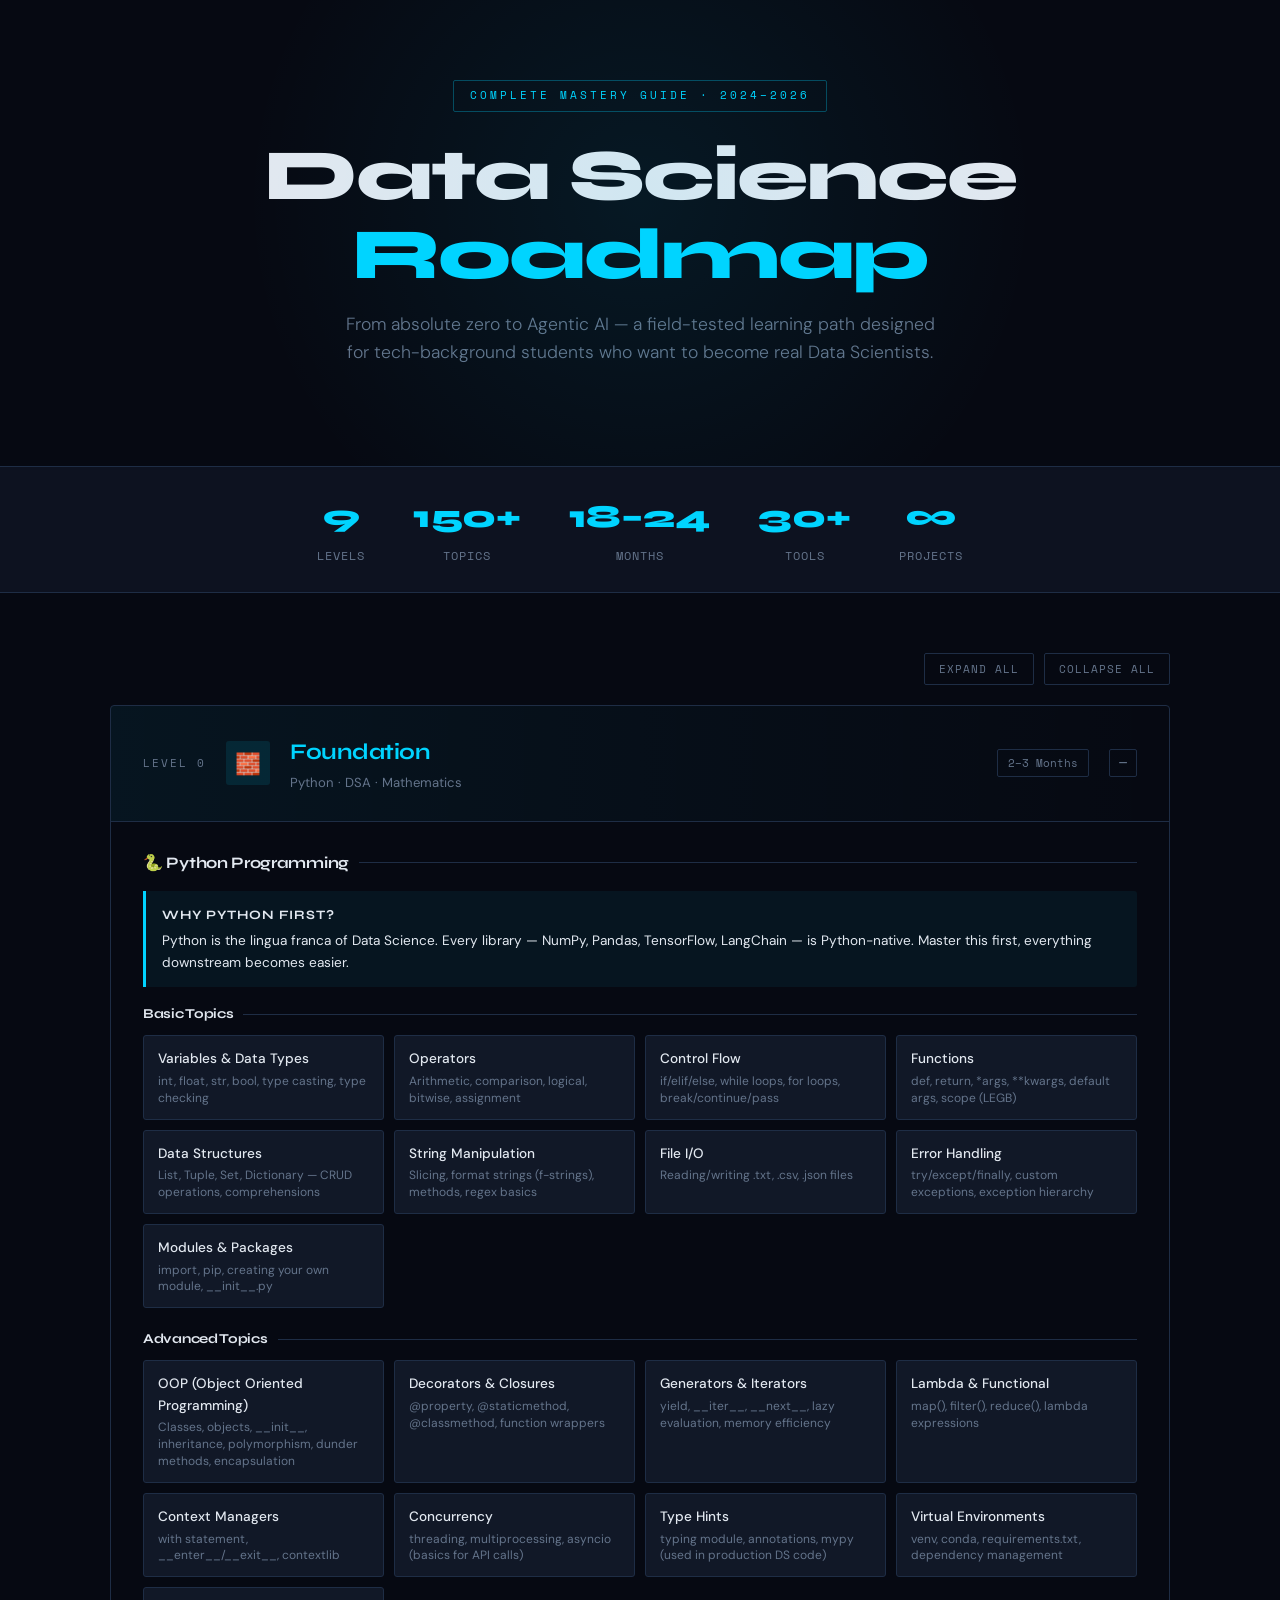
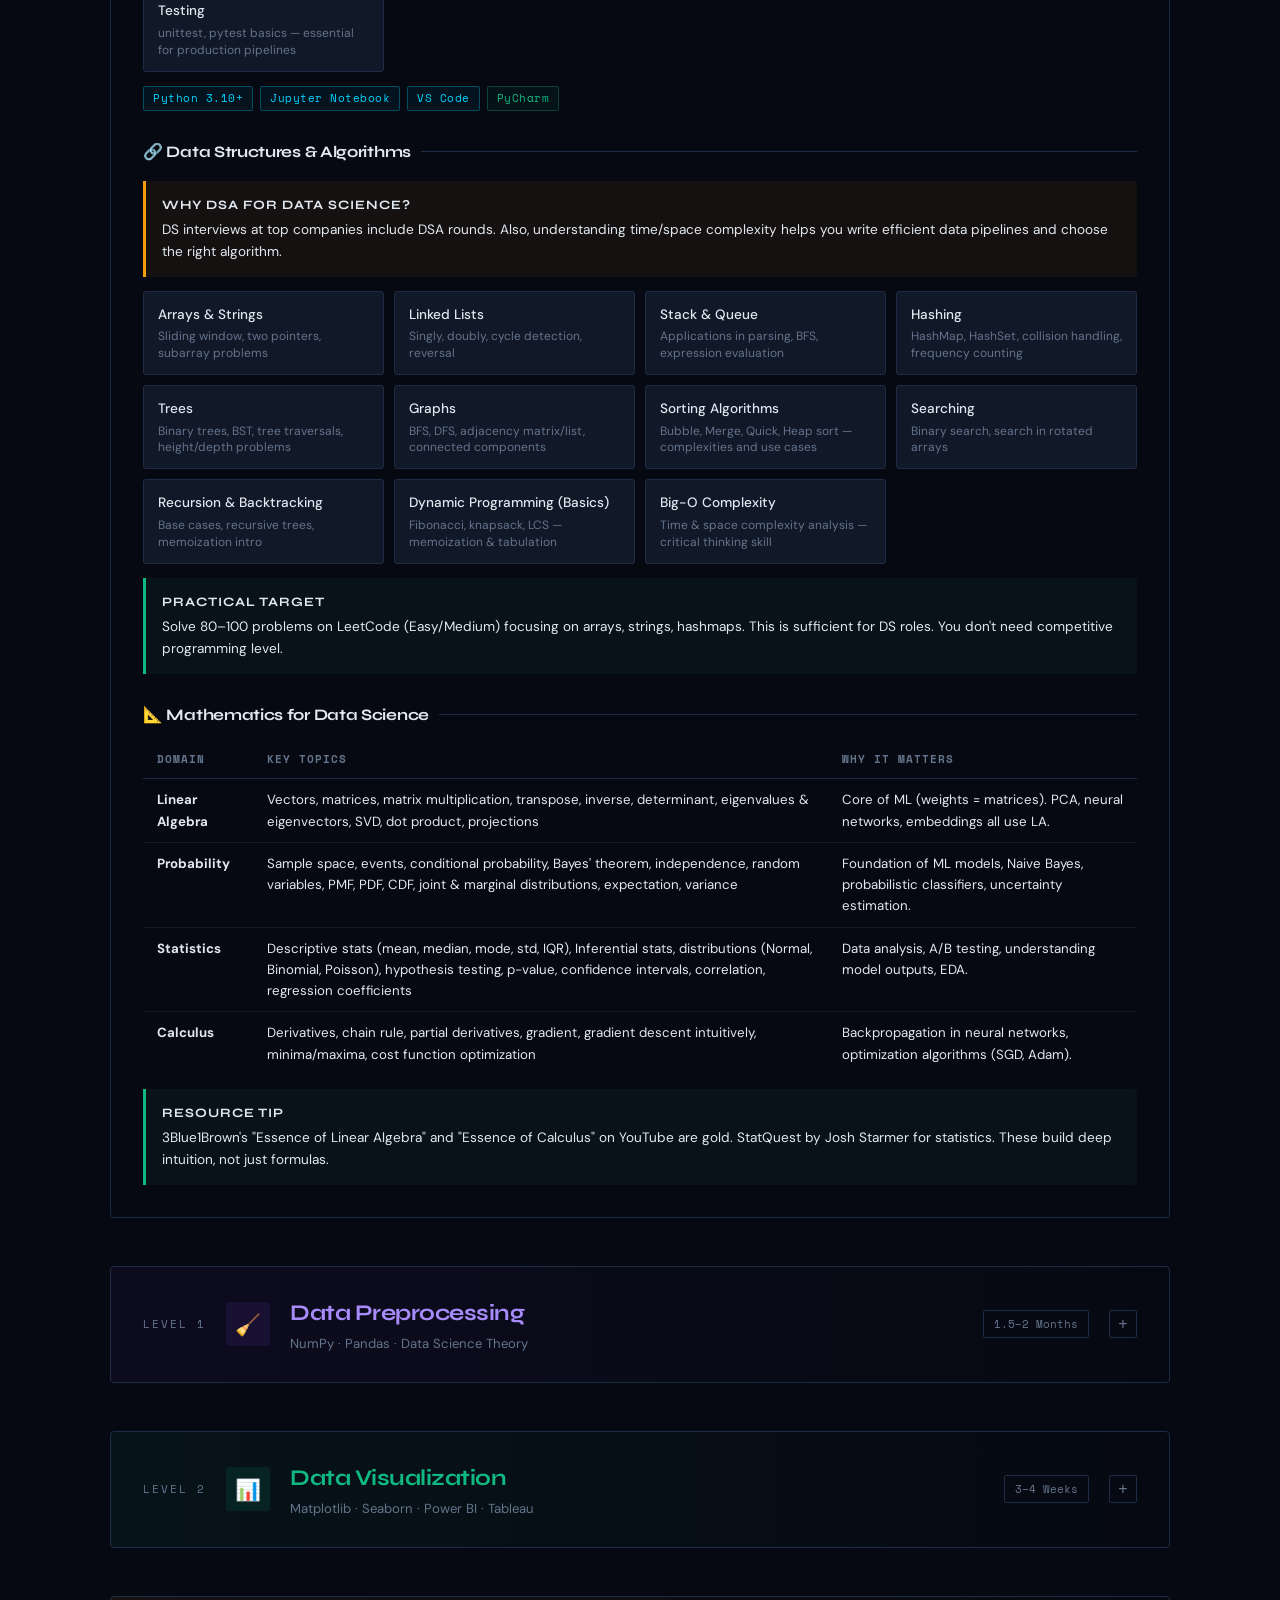
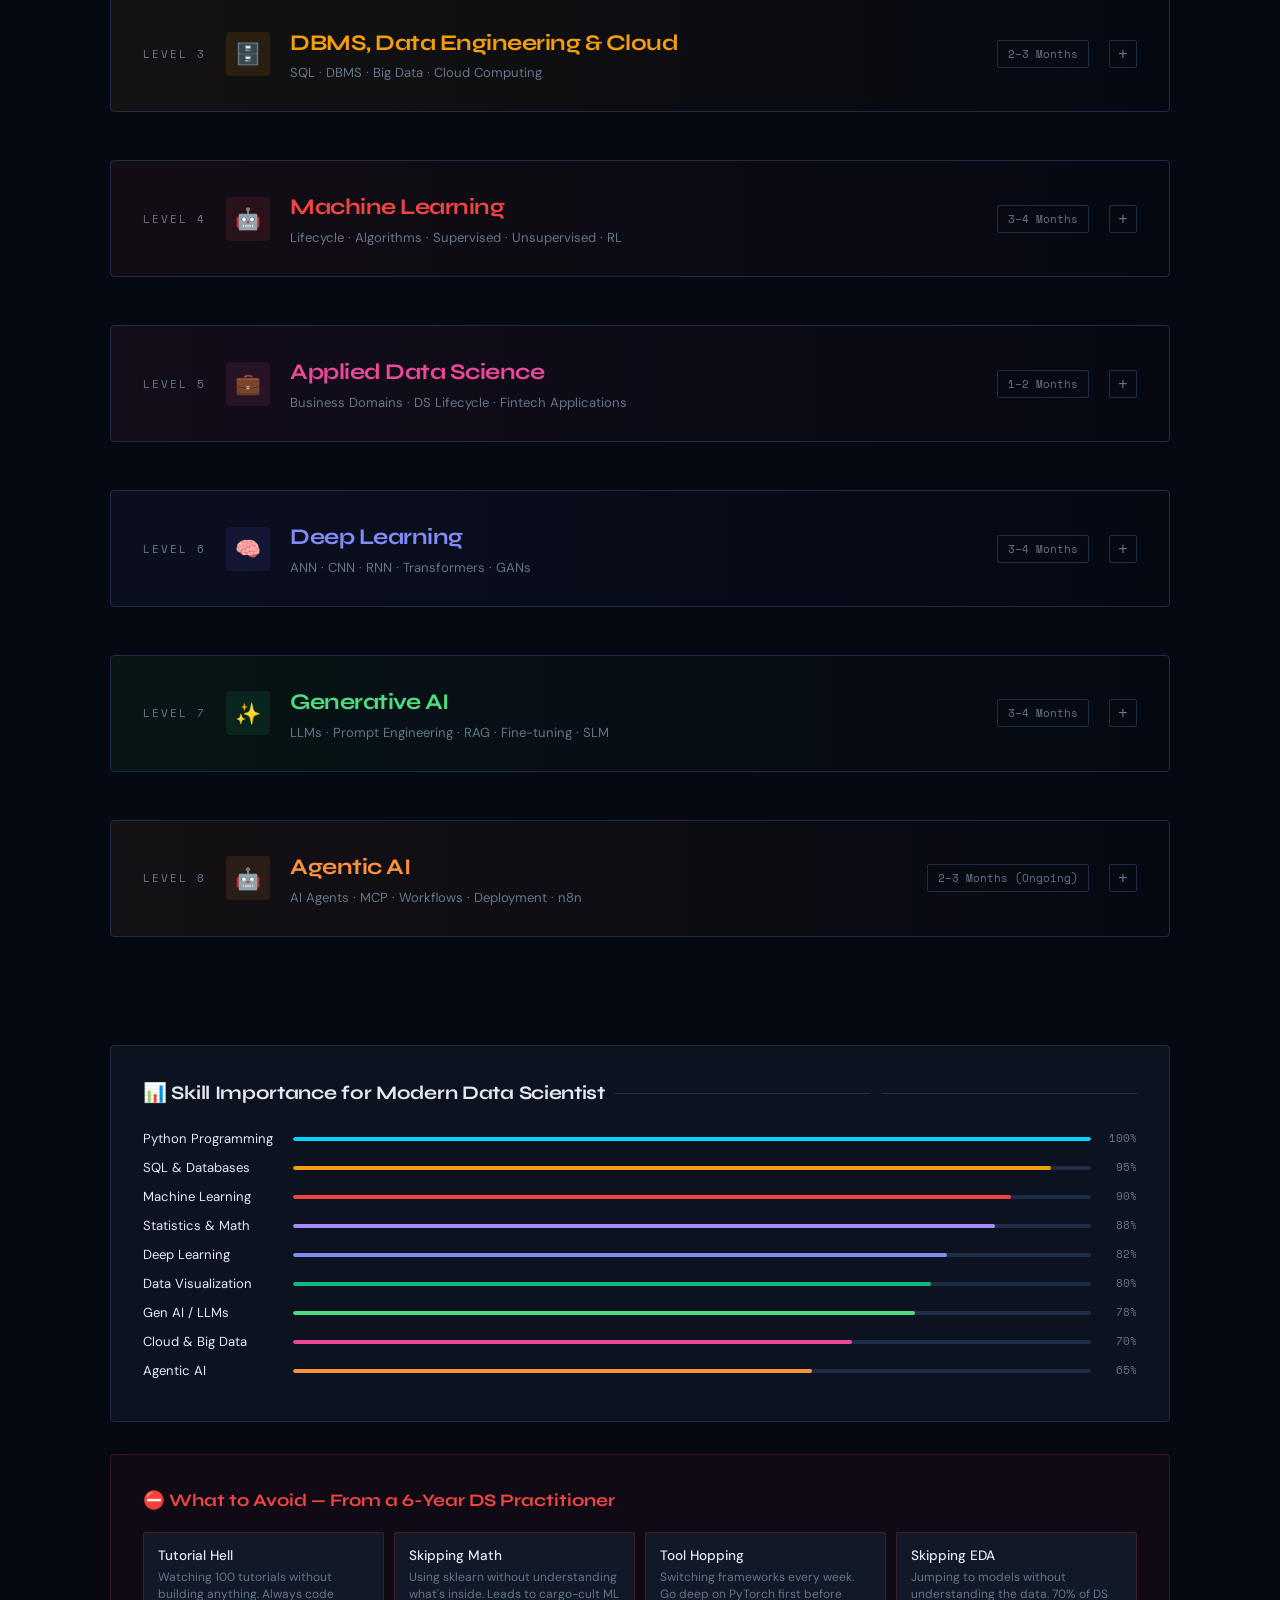
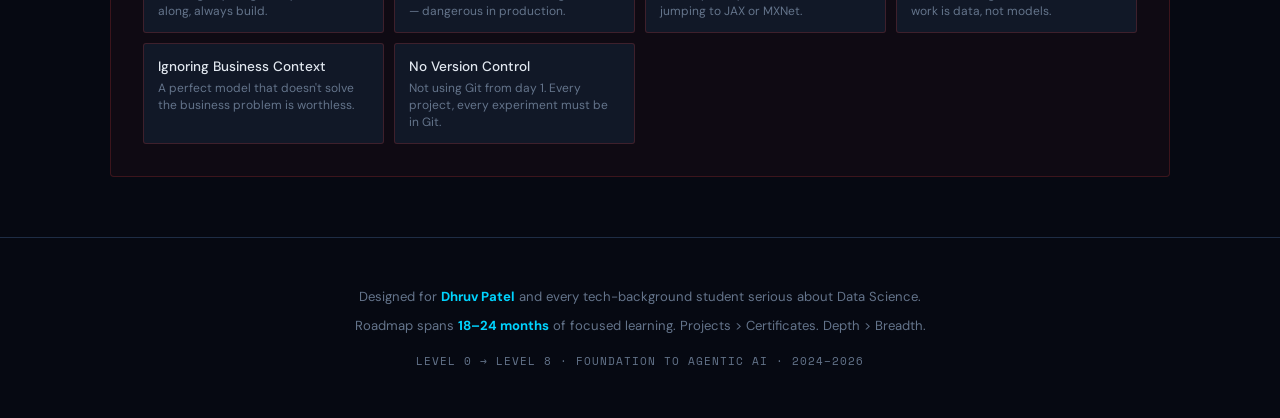
<file: ds-roadmap.html>
<!DOCTYPE html>
<html lang="en">
<head>
<meta charset="UTF-8">
<meta name="viewport" content="width=device-width, initial-scale=1.0">
<title>Data Science Roadmap — Level 0 to 8</title>
<link href="https://fonts.googleapis.com/css2?family=Space+Mono:wght@400;700&family=Syne:wght@400;600;700;800&family=DM+Sans:wght@300;400;500&display=swap" rel="stylesheet">
<style>
  :root {
    --bg: #060912;
    --surface: #0d1220;
    --surface2: #111827;
    --border: #1e2d45;
    --text: #e2e8f0;
    --muted: #64748b;
    --accent: #00d4ff;
    --accent2: #7c3aed;
    --accent3: #10b981;
    --accent4: #f59e0b;
    --accent5: #ef4444;
    --accent6: #ec4899;
  }

  * { margin: 0; padding: 0; box-sizing: border-box; }

  body {
    background: var(--bg);
    color: var(--text);
    font-family: 'DM Sans', sans-serif;
    overflow-x: hidden;
    line-height: 1.6;
  }

  /* HERO */
  .hero {
    position: relative;
    text-align: center;
    padding: 80px 20px 60px;
    overflow: hidden;
  }

  .hero::before {
    content: '';
    position: absolute;
    top: -200px; left: 50%;
    transform: translateX(-50%);
    width: 800px; height: 800px;
    background: radial-gradient(circle, rgba(0,212,255,0.08) 0%, transparent 70%);
    pointer-events: none;
  }

  .hero-badge {
    display: inline-block;
    font-family: 'Space Mono', monospace;
    font-size: 11px;
    letter-spacing: 3px;
    color: var(--accent);
    border: 1px solid rgba(0,212,255,0.3);
    padding: 6px 16px;
    border-radius: 2px;
    margin-bottom: 24px;
    text-transform: uppercase;
  }

  .hero h1 {
    font-family: 'Syne', sans-serif;
    font-size: clamp(2.4rem, 6vw, 4.5rem);
    font-weight: 800;
    line-height: 1.1;
    letter-spacing: -2px;
    margin-bottom: 16px;
  }

  .hero h1 span { color: var(--accent); }

  .hero p {
    font-size: 1.1rem;
    color: var(--muted);
    max-width: 600px;
    margin: 0 auto 40px;
    font-weight: 300;
  }

  /* STATS BAR */
  .stats-bar {
    display: flex;
    justify-content: center;
    gap: 48px;
    flex-wrap: wrap;
    padding: 24px 20px;
    border-top: 1px solid var(--border);
    border-bottom: 1px solid var(--border);
    margin-bottom: 60px;
    background: var(--surface);
  }

  .stat { text-align: center; }
  .stat-num {
    font-family: 'Syne', sans-serif;
    font-size: 2rem;
    font-weight: 800;
    color: var(--accent);
    display: block;
  }
  .stat-label {
    font-size: 0.75rem;
    color: var(--muted);
    font-family: 'Space Mono', monospace;
    letter-spacing: 1px;
    text-transform: uppercase;
  }

  /* CONTAINER */
  .container { max-width: 1100px; margin: 0 auto; padding: 0 20px; }

  /* LEVEL CARD */
  .level-card {
    margin-bottom: 48px;
    border: 1px solid var(--border);
    border-radius: 4px;
    overflow: hidden;
    position: relative;
    transition: border-color 0.3s;
  }

  .level-card:hover { border-color: rgba(0,212,255,0.25); }

  .level-header {
    display: flex;
    align-items: center;
    gap: 20px;
    padding: 28px 32px;
    cursor: pointer;
    user-select: none;
    position: relative;
  }

  .level-num {
    font-family: 'Space Mono', monospace;
    font-size: 0.7rem;
    letter-spacing: 2px;
    color: var(--muted);
    min-width: 60px;
    text-transform: uppercase;
  }

  .level-icon {
    width: 44px; height: 44px;
    border-radius: 3px;
    display: flex; align-items: center; justify-content: center;
    font-size: 1.3rem;
    flex-shrink: 0;
  }

  .level-title-wrap { flex: 1; }

  .level-title {
    font-family: 'Syne', sans-serif;
    font-size: 1.4rem;
    font-weight: 700;
    letter-spacing: -0.5px;
  }

  .level-subtitle {
    font-size: 0.82rem;
    color: var(--muted);
    margin-top: 2px;
  }

  .level-duration {
    font-family: 'Space Mono', monospace;
    font-size: 0.7rem;
    color: var(--muted);
    border: 1px solid var(--border);
    padding: 4px 10px;
    border-radius: 2px;
    white-space: nowrap;
  }

  .toggle-btn {
    width: 28px; height: 28px;
    border: 1px solid var(--border);
    background: transparent;
    color: var(--muted);
    border-radius: 2px;
    cursor: pointer;
    display: flex; align-items: center; justify-content: center;
    font-size: 1rem;
    transition: all 0.2s;
    flex-shrink: 0;
  }

  .toggle-btn:hover { border-color: var(--accent); color: var(--accent); }

  .level-body {
    display: none;
    padding: 0 32px 32px;
    border-top: 1px solid var(--border);
  }

  .level-body.open { display: block; }

  /* SECTIONS */
  .section { margin-top: 28px; }

  .section-title {
    font-family: 'Syne', sans-serif;
    font-size: 1rem;
    font-weight: 700;
    margin-bottom: 14px;
    display: flex;
    align-items: center;
    gap: 10px;
    letter-spacing: -0.3px;
  }

  .section-title::after {
    content: '';
    flex: 1;
    height: 1px;
    background: var(--border);
  }

  /* TOPIC GRID */
  .topic-grid {
    display: grid;
    grid-template-columns: repeat(auto-fill, minmax(240px, 1fr));
    gap: 10px;
  }

  .topic-item {
    background: var(--surface2);
    border: 1px solid var(--border);
    border-radius: 3px;
    padding: 12px 14px;
    font-size: 0.85rem;
  }

  .topic-name {
    font-weight: 500;
    margin-bottom: 3px;
    color: var(--text);
  }

  .topic-desc {
    font-size: 0.75rem;
    color: var(--muted);
    line-height: 1.4;
  }

  /* PILL TAGS */
  .tags { display: flex; flex-wrap: wrap; gap: 7px; margin-top: 10px; }

  .tag {
    font-family: 'Space Mono', monospace;
    font-size: 0.68rem;
    padding: 3px 9px;
    border-radius: 2px;
    border: 1px solid;
    letter-spacing: 0.5px;
  }

  .tag-blue { color: var(--accent); border-color: rgba(0,212,255,0.3); background: rgba(0,212,255,0.05); }
  .tag-purple { color: #a78bfa; border-color: rgba(124,58,237,0.3); background: rgba(124,58,237,0.05); }
  .tag-green { color: var(--accent3); border-color: rgba(16,185,129,0.3); background: rgba(16,185,129,0.05); }
  .tag-yellow { color: var(--accent4); border-color: rgba(245,158,11,0.3); background: rgba(245,158,11,0.05); }
  .tag-red { color: var(--accent5); border-color: rgba(239,68,68,0.3); background: rgba(239,68,68,0.05); }
  .tag-pink { color: var(--accent6); border-color: rgba(236,72,153,0.3); background: rgba(236,72,153,0.05); }

  /* INFO BOX */
  .info-box {
    border-left: 3px solid;
    padding: 14px 16px;
    border-radius: 0 3px 3px 0;
    margin-top: 16px;
    font-size: 0.85rem;
  }

  .info-box.tip { border-color: var(--accent3); background: rgba(16,185,129,0.06); }
  .info-box.warn { border-color: var(--accent4); background: rgba(245,158,11,0.06); }
  .info-box.note { border-color: var(--accent); background: rgba(0,212,255,0.06); }

  .info-box strong { display: block; margin-bottom: 4px; font-family: 'Syne', sans-serif; font-size: 0.8rem; letter-spacing: 1px; text-transform: uppercase; }

  /* TABLE */
  .ds-table { width: 100%; border-collapse: collapse; font-size: 0.83rem; margin-top: 12px; }
  .ds-table th {
    text-align: left; padding: 10px 14px;
    font-family: 'Space Mono', monospace;
    font-size: 0.68rem; letter-spacing: 1px; text-transform: uppercase;
    color: var(--muted); border-bottom: 1px solid var(--border);
  }
  .ds-table td { padding: 10px 14px; border-bottom: 1px solid rgba(30,45,69,0.5); color: var(--text); vertical-align: top; }
  .ds-table tr:last-child td { border-bottom: none; }
  .ds-table tr:hover td { background: rgba(255,255,255,0.02); }

  /* LEVEL COLOR THEMES */
  .l0 .level-header { background: linear-gradient(90deg, rgba(0,212,255,0.06) 0%, transparent 100%); }
  .l0 .level-icon { background: rgba(0,212,255,0.1); }
  .l0 .level-title { color: var(--accent); }

  .l1 .level-header { background: linear-gradient(90deg, rgba(124,58,237,0.06) 0%, transparent 100%); }
  .l1 .level-icon { background: rgba(124,58,237,0.1); }
  .l1 .level-title { color: #a78bfa; }

  .l2 .level-header { background: linear-gradient(90deg, rgba(16,185,129,0.06) 0%, transparent 100%); }
  .l2 .level-icon { background: rgba(16,185,129,0.1); }
  .l2 .level-title { color: var(--accent3); }

  .l3 .level-header { background: linear-gradient(90deg, rgba(245,158,11,0.06) 0%, transparent 100%); }
  .l3 .level-icon { background: rgba(245,158,11,0.1); }
  .l3 .level-title { color: var(--accent4); }

  .l4 .level-header { background: linear-gradient(90deg, rgba(239,68,68,0.06) 0%, transparent 100%); }
  .l4 .level-icon { background: rgba(239,68,68,0.1); }
  .l4 .level-title { color: var(--accent5); }

  .l5 .level-header { background: linear-gradient(90deg, rgba(236,72,153,0.06) 0%, transparent 100%); }
  .l5 .level-icon { background: rgba(236,72,153,0.1); }
  .l5 .level-title { color: var(--accent6); }

  .l6 .level-header { background: linear-gradient(90deg, rgba(99,102,241,0.06) 0%, transparent 100%); }
  .l6 .level-icon { background: rgba(99,102,241,0.1); }
  .l6 .level-title { color: #818cf8; }

  .l7 .level-header { background: linear-gradient(90deg, rgba(34,197,94,0.06) 0%, transparent 100%); }
  .l7 .level-icon { background: rgba(34,197,94,0.1); }
  .l7 .level-title { color: #4ade80; }

  .l8 .level-header { background: linear-gradient(90deg, rgba(251,146,60,0.06) 0%, transparent 100%); }
  .l8 .level-icon { background: rgba(251,146,60,0.1); }
  .l8 .level-title { color: #fb923c; }

  /* SKILL METER */
  .skill-meter { display: flex; align-items: center; gap: 10px; margin-bottom: 8px; font-size: 0.82rem; }
  .meter-label { min-width: 140px; color: var(--text); }
  .meter-bar { flex: 1; height: 4px; background: var(--border); border-radius: 2px; overflow: hidden; }
  .meter-fill { height: 100%; border-radius: 2px; }
  .meter-pct { min-width: 36px; text-align: right; color: var(--muted); font-family: 'Space Mono', monospace; font-size: 0.68rem; }

  /* TIMELINE LINE */
  .roadmap-line {
    display: flex;
    flex-direction: column;
    gap: 0;
  }

  /* FOOTER */
  footer {
    text-align: center;
    padding: 48px 20px;
    border-top: 1px solid var(--border);
    margin-top: 60px;
  }

  footer p { color: var(--muted); font-size: 0.82rem; }
  footer strong { color: var(--accent); }

  /* EXPAND ALL */
  .expand-controls {
    display: flex;
    justify-content: flex-end;
    gap: 10px;
    margin-bottom: 20px;
  }

  .ctrl-btn {
    font-family: 'Space Mono', monospace;
    font-size: 0.68rem;
    letter-spacing: 1px;
    padding: 7px 14px;
    border: 1px solid var(--border);
    background: transparent;
    color: var(--muted);
    cursor: pointer;
    border-radius: 2px;
    text-transform: uppercase;
    transition: all 0.2s;
  }

  .ctrl-btn:hover { border-color: var(--accent); color: var(--accent); }

  /* SCROLL LINE */
  .progress-line {
    position: fixed;
    top: 0; left: 0;
    height: 2px;
    background: var(--accent);
    z-index: 999;
    transition: width 0.1s;
  }

  @media (max-width: 600px) {
    .level-header { padding: 20px 16px; gap: 12px; }
    .level-body { padding: 0 16px 24px; }
    .level-duration { display: none; }
    .topic-grid { grid-template-columns: 1fr; }
    .stats-bar { gap: 24px; }
  }
</style>
</head>
<body>

<div class="progress-line" id="progressLine"></div>

<!-- HERO -->
<div class="hero">
  <div class="hero-badge">Complete Mastery Guide · 2024–2026</div>
  <h1>Data Science<br><span>Roadmap</span></h1>
  <p>From absolute zero to Agentic AI — a field-tested learning path designed for tech-background students who want to become real Data Scientists.</p>
</div>

<!-- STATS -->
<div class="stats-bar">
  <div class="stat"><span class="stat-num">9</span><span class="stat-label">Levels</span></div>
  <div class="stat"><span class="stat-num">150+</span><span class="stat-label">Topics</span></div>
  <div class="stat"><span class="stat-num">18–24</span><span class="stat-label">Months</span></div>
  <div class="stat"><span class="stat-num">30+</span><span class="stat-label">Tools</span></div>
  <div class="stat"><span class="stat-num">∞</span><span class="stat-label">Projects</span></div>
</div>

<div class="container">

  <div class="expand-controls">
    <button class="ctrl-btn" onclick="expandAll()">Expand All</button>
    <button class="ctrl-btn" onclick="collapseAll()">Collapse All</button>
  </div>

  <div class="roadmap-line">

    <!-- ══════════════════════════════════════════════════ -->
    <!-- LEVEL 0: FOUNDATION -->
    <!-- ══════════════════════════════════════════════════ -->
    <div class="level-card l0">
      <div class="level-header" onclick="toggle(this)">
        <span class="level-num">Level 0</span>
        <div class="level-icon">🧱</div>
        <div class="level-title-wrap">
          <div class="level-title">Foundation</div>
          <div class="level-subtitle">Python · DSA · Mathematics</div>
        </div>
        <span class="level-duration">2–3 Months</span>
        <button class="toggle-btn">+</button>
      </div>
      <div class="level-body">

        <!-- PYTHON -->
        <div class="section">
          <div class="section-title">🐍 Python Programming</div>

          <div class="info-box note">
            <strong>Why Python First?</strong>
            Python is the lingua franca of Data Science. Every library — NumPy, Pandas, TensorFlow, LangChain — is Python-native. Master this first, everything downstream becomes easier.
          </div>

          <div style="margin-top:16px;">
            <div class="section-title" style="font-size:0.85rem; margin-bottom:10px;">Basic Topics</div>
            <div class="topic-grid">
              <div class="topic-item"><div class="topic-name">Variables & Data Types</div><div class="topic-desc">int, float, str, bool, type casting, type checking</div></div>
              <div class="topic-item"><div class="topic-name">Operators</div><div class="topic-desc">Arithmetic, comparison, logical, bitwise, assignment</div></div>
              <div class="topic-item"><div class="topic-name">Control Flow</div><div class="topic-desc">if/elif/else, while loops, for loops, break/continue/pass</div></div>
              <div class="topic-item"><div class="topic-name">Functions</div><div class="topic-desc">def, return, *args, **kwargs, default args, scope (LEGB)</div></div>
              <div class="topic-item"><div class="topic-name">Data Structures</div><div class="topic-desc">List, Tuple, Set, Dictionary — CRUD operations, comprehensions</div></div>
              <div class="topic-item"><div class="topic-name">String Manipulation</div><div class="topic-desc">Slicing, format strings (f-strings), methods, regex basics</div></div>
              <div class="topic-item"><div class="topic-name">File I/O</div><div class="topic-desc">Reading/writing .txt, .csv, .json files</div></div>
              <div class="topic-item"><div class="topic-name">Error Handling</div><div class="topic-desc">try/except/finally, custom exceptions, exception hierarchy</div></div>
              <div class="topic-item"><div class="topic-name">Modules & Packages</div><div class="topic-desc">import, pip, creating your own module, __init__.py</div></div>
            </div>

            <div class="section-title" style="font-size:0.85rem; margin-top:20px; margin-bottom:10px;">Advanced Topics</div>
            <div class="topic-grid">
              <div class="topic-item"><div class="topic-name">OOP (Object Oriented Programming)</div><div class="topic-desc">Classes, objects, __init__, inheritance, polymorphism, dunder methods, encapsulation</div></div>
              <div class="topic-item"><div class="topic-name">Decorators & Closures</div><div class="topic-desc">@property, @staticmethod, @classmethod, function wrappers</div></div>
              <div class="topic-item"><div class="topic-name">Generators & Iterators</div><div class="topic-desc">yield, __iter__, __next__, lazy evaluation, memory efficiency</div></div>
              <div class="topic-item"><div class="topic-name">Lambda & Functional</div><div class="topic-desc">map(), filter(), reduce(), lambda expressions</div></div>
              <div class="topic-item"><div class="topic-name">Context Managers</div><div class="topic-desc">with statement, __enter__/__exit__, contextlib</div></div>
              <div class="topic-item"><div class="topic-name">Concurrency</div><div class="topic-desc">threading, multiprocessing, asyncio (basics for API calls)</div></div>
              <div class="topic-item"><div class="topic-name">Type Hints</div><div class="topic-desc">typing module, annotations, mypy (used in production DS code)</div></div>
              <div class="topic-item"><div class="topic-name">Virtual Environments</div><div class="topic-desc">venv, conda, requirements.txt, dependency management</div></div>
              <div class="topic-item"><div class="topic-name">Testing</div><div class="topic-desc">unittest, pytest basics — essential for production pipelines</div></div>
            </div>

            <div class="tags" style="margin-top:14px;">
              <span class="tag tag-blue">Python 3.10+</span>
              <span class="tag tag-blue">Jupyter Notebook</span>
              <span class="tag tag-blue">VS Code</span>
              <span class="tag tag-green">PyCharm</span>
            </div>
          </div>
        </div>

        <!-- DSA -->
        <div class="section">
          <div class="section-title">🔗 Data Structures & Algorithms</div>
          <div class="info-box warn">
            <strong>Why DSA for Data Science?</strong>
            DS interviews at top companies include DSA rounds. Also, understanding time/space complexity helps you write efficient data pipelines and choose the right algorithm.
          </div>
          <div class="topic-grid" style="margin-top:14px;">
            <div class="topic-item"><div class="topic-name">Arrays & Strings</div><div class="topic-desc">Sliding window, two pointers, subarray problems</div></div>
            <div class="topic-item"><div class="topic-name">Linked Lists</div><div class="topic-desc">Singly, doubly, cycle detection, reversal</div></div>
            <div class="topic-item"><div class="topic-name">Stack & Queue</div><div class="topic-desc">Applications in parsing, BFS, expression evaluation</div></div>
            <div class="topic-item"><div class="topic-name">Hashing</div><div class="topic-desc">HashMap, HashSet, collision handling, frequency counting</div></div>
            <div class="topic-item"><div class="topic-name">Trees</div><div class="topic-desc">Binary trees, BST, tree traversals, height/depth problems</div></div>
            <div class="topic-item"><div class="topic-name">Graphs</div><div class="topic-desc">BFS, DFS, adjacency matrix/list, connected components</div></div>
            <div class="topic-item"><div class="topic-name">Sorting Algorithms</div><div class="topic-desc">Bubble, Merge, Quick, Heap sort — complexities and use cases</div></div>
            <div class="topic-item"><div class="topic-name">Searching</div><div class="topic-desc">Binary search, search in rotated arrays</div></div>
            <div class="topic-item"><div class="topic-name">Recursion & Backtracking</div><div class="topic-desc">Base cases, recursive trees, memoization intro</div></div>
            <div class="topic-item"><div class="topic-name">Dynamic Programming (Basics)</div><div class="topic-desc">Fibonacci, knapsack, LCS — memoization & tabulation</div></div>
            <div class="topic-item"><div class="topic-name">Big-O Complexity</div><div class="topic-desc">Time & space complexity analysis — critical thinking skill</div></div>
          </div>
          <div class="info-box tip" style="margin-top:14px;">
            <strong>Practical Target</strong>
            Solve 80–100 problems on LeetCode (Easy/Medium) focusing on arrays, strings, hashmaps. This is sufficient for DS roles. You don't need competitive programming level.
          </div>
        </div>

        <!-- MATHS -->
        <div class="section">
          <div class="section-title">📐 Mathematics for Data Science</div>

          <table class="ds-table">
            <thead><tr><th>Domain</th><th>Key Topics</th><th>Why It Matters</th></tr></thead>
            <tbody>
              <tr>
                <td><strong>Linear Algebra</strong></td>
                <td>Vectors, matrices, matrix multiplication, transpose, inverse, determinant, eigenvalues & eigenvectors, SVD, dot product, projections</td>
                <td>Core of ML (weights = matrices). PCA, neural networks, embeddings all use LA.</td>
              </tr>
              <tr>
                <td><strong>Probability</strong></td>
                <td>Sample space, events, conditional probability, Bayes' theorem, independence, random variables, PMF, PDF, CDF, joint & marginal distributions, expectation, variance</td>
                <td>Foundation of ML models, Naive Bayes, probabilistic classifiers, uncertainty estimation.</td>
              </tr>
              <tr>
                <td><strong>Statistics</strong></td>
                <td>Descriptive stats (mean, median, mode, std, IQR), Inferential stats, distributions (Normal, Binomial, Poisson), hypothesis testing, p-value, confidence intervals, correlation, regression coefficients</td>
                <td>Data analysis, A/B testing, understanding model outputs, EDA.</td>
              </tr>
              <tr>
                <td><strong>Calculus</strong></td>
                <td>Derivatives, chain rule, partial derivatives, gradient, gradient descent intuitively, minima/maxima, cost function optimization</td>
                <td>Backpropagation in neural networks, optimization algorithms (SGD, Adam).</td>
              </tr>
            </tbody>
          </table>

          <div class="info-box tip" style="margin-top:14px;">
            <strong>Resource Tip</strong>
            3Blue1Brown's "Essence of Linear Algebra" and "Essence of Calculus" on YouTube are gold. StatQuest by Josh Starmer for statistics. These build deep intuition, not just formulas.
          </div>
        </div>

      </div>
    </div>

    <!-- ══════════════════════════════════════════════════ -->
    <!-- LEVEL 1: DATA PREPROCESSING -->
    <!-- ══════════════════════════════════════════════════ -->
    <div class="level-card l1">
      <div class="level-header" onclick="toggle(this)">
        <span class="level-num">Level 1</span>
        <div class="level-icon">🧹</div>
        <div class="level-title-wrap">
          <div class="level-title">Data Preprocessing</div>
          <div class="level-subtitle">NumPy · Pandas · Data Science Theory</div>
        </div>
        <span class="level-duration">1.5–2 Months</span>
        <button class="toggle-btn">+</button>
      </div>
      <div class="level-body">

        <div class="section">
          <div class="section-title">🔢 NumPy — Numerical Computing</div>
          <div class="topic-grid">
            <div class="topic-item"><div class="topic-name">ndarray Creation</div><div class="topic-desc">np.array(), np.zeros(), np.ones(), np.arange(), np.linspace(), np.random</div></div>
            <div class="topic-item"><div class="topic-name">Array Attributes</div><div class="topic-desc">shape, dtype, ndim, size, itemsize</div></div>
            <div class="topic-item"><div class="topic-name">Indexing & Slicing</div><div class="topic-desc">1D, 2D, 3D slicing, boolean indexing, fancy indexing</div></div>
            <div class="topic-item"><div class="topic-name">Reshaping</div><div class="topic-desc">reshape(), flatten(), ravel(), squeeze(), expand_dims()</div></div>
            <div class="topic-item"><div class="topic-name">Broadcasting</div><div class="topic-desc">Shape compatibility rules, automatic expansion — CRITICAL concept</div></div>
            <div class="topic-item"><div class="topic-name">Mathematical Ops</div><div class="topic-desc">Element-wise ops, np.dot(), np.matmul(), ufuncs, np.linalg</div></div>
            <div class="topic-item"><div class="topic-name">Aggregation</div><div class="topic-desc">sum, mean, std, min, max, argmin, argmax — with axis param</div></div>
            <div class="topic-item"><div class="topic-name">Stacking & Splitting</div><div class="topic-desc">np.concatenate(), np.vstack(), np.hstack(), np.split()</div></div>
            <div class="topic-item"><div class="topic-name">Sorting & Searching</div><div class="topic-desc">np.sort(), np.argsort(), np.where(), np.unique()</div></div>
            <div class="topic-item"><div class="topic-name">Random Module</div><div class="topic-desc">np.random.seed(), rand, randn, randint, shuffle, choice</div></div>
            <div class="topic-item"><div class="topic-name">Vectorization</div><div class="topic-desc">Why loops are slow; vectorized operations for speed</div></div>
            <div class="topic-item"><div class="topic-name">Memory Views</div><div class="topic-desc">Views vs copies, memory efficiency, strides</div></div>
          </div>
        </div>

        <div class="section">
          <div class="section-title">🐼 Pandas — Data Manipulation</div>
          <div class="topic-grid">
            <div class="topic-item"><div class="topic-name">Series & DataFrame</div><div class="topic-desc">Creation, index, columns, dtypes, info(), describe()</div></div>
            <div class="topic-item"><div class="topic-name">Reading Data</div><div class="topic-desc">read_csv(), read_excel(), read_json(), read_sql(), read_parquet()</div></div>
            <div class="topic-item"><div class="topic-name">Indexing</div><div class="topic-desc">loc[], iloc[], at[], iat[], boolean masking</div></div>
            <div class="topic-item"><div class="topic-name">Data Cleaning</div><div class="topic-desc">isnull(), fillna(), dropna(), duplicated(), drop_duplicates()</div></div>
            <div class="topic-item"><div class="topic-name">String Operations</div><div class="topic-desc">str accessor — split, strip, contains, replace, extract</div></div>
            <div class="topic-item"><div class="topic-name">Datetime Handling</div><div class="topic-desc">to_datetime(), dt accessor, resample(), date_range()</div></div>
            <div class="topic-item"><div class="topic-name">GroupBy & Aggregation</div><div class="topic-desc">groupby(), agg(), transform(), apply(), pivot_table()</div></div>
            <div class="topic-item"><div class="topic-name">Merging & Joining</div><div class="topic-desc">merge(), join(), concat() — inner/outer/left/right</div></div>
            <div class="topic-item"><div class="topic-name">Reshaping</div><div class="topic-desc">melt(), stack(), unstack(), pivot()</div></div>
            <div class="topic-item"><div class="topic-name">Apply & Map</div><div class="topic-desc">apply(), map(), applymap() — custom transformations</div></div>
            <div class="topic-item"><div class="topic-name">Feature Engineering</div><div class="topic-desc">Creating new columns, binning, encoding, scaling with Pandas</div></div>
            <div class="topic-item"><div class="topic-name">Performance</div><div class="topic-desc">vectorized ops, avoid for-loops, use .query(), category dtype</div></div>
          </div>
        </div>

        <div class="section">
          <div class="section-title">📚 Data Science Theory Fundamentals</div>
          <div class="topic-grid">
            <div class="topic-item"><div class="topic-name">What is Data Science?</div><div class="topic-desc">Definition, scope, difference from ML/AI/Analytics</div></div>
            <div class="topic-item"><div class="topic-name">Types of Data</div><div class="topic-desc">Structured, Semi-structured, Unstructured; Nominal, Ordinal, Interval, Ratio</div></div>
            <div class="topic-item"><div class="topic-name">Data Quality</div><div class="topic-desc">Accuracy, completeness, consistency, timeliness</div></div>
            <div class="topic-item"><div class="topic-name">Data Preprocessing Pipeline</div><div class="topic-desc">Missing values, outliers, encoding, normalization, scaling</div></div>
            <div class="topic-item"><div class="topic-name">Feature Engineering</div><div class="topic-desc">Domain-driven features, interaction terms, polynomial features</div></div>
            <div class="topic-item"><div class="topic-name">Dimensionality Reduction</div><div class="topic-desc">PCA intro, curse of dimensionality, feature selection</div></div>
          </div>
        </div>

      </div>
    </div>

    <!-- ══════════════════════════════════════════════════ -->
    <!-- LEVEL 2: DATA VISUALIZATION -->
    <!-- ══════════════════════════════════════════════════ -->
    <div class="level-card l2">
      <div class="level-header" onclick="toggle(this)">
        <span class="level-num">Level 2</span>
        <div class="level-icon">📊</div>
        <div class="level-title-wrap">
          <div class="level-title">Data Visualization</div>
          <div class="level-subtitle">Matplotlib · Seaborn · Power BI · Tableau</div>
        </div>
        <span class="level-duration">3–4 Weeks</span>
        <button class="toggle-btn">+</button>
      </div>
      <div class="level-body">

        <div class="section">
          <div class="section-title">🎨 Theory & Principles of Visualization</div>
          <div class="topic-grid">
            <div class="topic-item"><div class="topic-name">Why Visualize?</div><div class="topic-desc">Communicating data stories, pattern discovery, stakeholder reporting</div></div>
            <div class="topic-item"><div class="topic-name">Chart Selection Framework</div><div class="topic-desc">When to use bar, line, scatter, pie, heatmap, histogram, box plot</div></div>
            <div class="topic-item"><div class="topic-name">Gestalt Principles</div><div class="topic-desc">Proximity, similarity, continuity — how humans perceive charts</div></div>
            <div class="topic-item"><div class="topic-name">Data-Ink Ratio</div><div class="topic-desc">Edward Tufte's principles — remove chartjunk, maximize clarity</div></div>
            <div class="topic-item"><div class="topic-name">Exploratory vs Explanatory</div><div class="topic-desc">EDA for yourself vs polished charts for stakeholders</div></div>
          </div>
        </div>

        <div class="section">
          <div class="section-title">📈 Matplotlib</div>
          <div class="topic-grid">
            <div class="topic-item"><div class="topic-name">Figure & Axes API</div><div class="topic-desc">fig, ax = plt.subplots() — OOP approach is the right way</div></div>
            <div class="topic-item"><div class="topic-name">Basic Charts</div><div class="topic-desc">Line, bar, barh, scatter, histogram, pie, stem, step</div></div>
            <div class="topic-item"><div class="topic-name">Customization</div><div class="topic-desc">Colors, markers, linestyles, labels, titles, legends, grid</div></div>
            <div class="topic-item"><div class="topic-name">Subplots & Layouts</div><div class="topic-desc">plt.subplots(m,n), gridspec, tight_layout</div></div>
            <div class="topic-item"><div class="topic-name">Annotations</div><div class="topic-desc">ax.annotate(), ax.text(), arrows, highlighting data points</div></div>
            <div class="topic-item"><div class="topic-name">Saving & Export</div><div class="topic-desc">savefig(), DPI, formats (PNG, SVG, PDF)</div></div>
          </div>
        </div>

        <div class="section">
          <div class="section-title">🌊 Seaborn</div>
          <div class="topic-grid">
            <div class="topic-item"><div class="topic-name">Distribution Plots</div><div class="topic-desc">histplot, kdeplot, ecdfplot, rugplot</div></div>
            <div class="topic-item"><div class="topic-name">Relational Plots</div><div class="topic-desc">scatterplot, lineplot — hue, size, style parameters</div></div>
            <div class="topic-item"><div class="topic-name">Categorical Plots</div><div class="topic-desc">barplot, boxplot, violinplot, stripplot, swarmplot, countplot</div></div>
            <div class="topic-item"><div class="topic-name">Matrix Plots</div><div class="topic-desc">heatmap, clustermap — correlation matrices</div></div>
            <div class="topic-item"><div class="topic-name">Pair & Joint Plots</div><div class="topic-desc">pairplot(), jointplot() — EDA power tools</div></div>
            <div class="topic-item"><div class="topic-name">FacetGrid</div><div class="topic-desc">Multi-panel plots by category — storytelling with subsets</div></div>
            <div class="topic-item"><div class="topic-name">Themes</div><div class="topic-desc">set_theme(), set_style(), set_palette() — publication-quality plots</div></div>
          </div>
        </div>

        <div class="section">
          <div class="section-title">📊 Power BI (Fundamentals)</div>
          <div class="topic-grid">
            <div class="topic-item"><div class="topic-name">Power BI Architecture</div><div class="topic-desc">Desktop, Service, Mobile; data flow concepts</div></div>
            <div class="topic-item"><div class="topic-name">Data Connections</div><div class="topic-desc">Import vs DirectQuery, connecting Excel/SQL/APIs</div></div>
            <div class="topic-item"><div class="topic-name">Power Query (ETL)</div><div class="topic-desc">Data transformations without code — M language basics</div></div>
            <div class="topic-item"><div class="topic-name">DAX Basics</div><div class="topic-desc">SUM, CALCULATE, FILTER, ALL — measures vs calculated columns</div></div>
            <div class="topic-item"><div class="topic-name">Visualizations</div><div class="topic-desc">Charts, slicers, maps, KPI cards, conditional formatting</div></div>
            <div class="topic-item"><div class="topic-name">Dashboard Building</div><div class="topic-desc">Report vs Dashboard, publishing to Power BI Service</div></div>
          </div>
        </div>

        <div class="section">
          <div class="section-title">📉 Tableau (Fundamentals)</div>
          <div class="topic-grid">
            <div class="topic-item"><div class="topic-name">Tableau Interface</div><div class="topic-desc">Dimensions vs Measures, Rows/Columns shelf, Marks card</div></div>
            <div class="topic-item"><div class="topic-name">Connecting Data</div><div class="topic-desc">Live vs Extract connections, joining data sources</div></div>
            <div class="topic-item"><div class="topic-name">Chart Types</div><div class="topic-desc">Show Me panel, building bar/line/scatter/map charts</div></div>
            <div class="topic-item"><div class="topic-name">Filters & Parameters</div><div class="topic-desc">Context filters, dynamic parameters, filter hierarchy</div></div>
            <div class="topic-item"><div class="topic-name">Calculated Fields</div><div class="topic-desc">Basic formulas, LOD expressions (FIXED, INCLUDE, EXCLUDE)</div></div>
            <div class="topic-item"><div class="topic-name">Dashboard Design</div><div class="topic-desc">Layouts, actions, publishing to Tableau Public</div></div>
          </div>
          <div class="info-box tip" style="margin-top:14px;">
            <strong>Project Idea</strong>
            Build an end-to-end dashboard: load a real Kaggle dataset → clean with Pandas → visualize in Seaborn for EDA → build a Power BI / Tableau dashboard for business reporting.
          </div>
        </div>

      </div>
    </div>

    <!-- ══════════════════════════════════════════════════ -->
    <!-- LEVEL 3: DBMS & DATA WAREHOUSING -->
    <!-- ══════════════════════════════════════════════════ -->
    <div class="level-card l3">
      <div class="level-header" onclick="toggle(this)">
        <span class="level-num">Level 3</span>
        <div class="level-icon">🗄️</div>
        <div class="level-title-wrap">
          <div class="level-title">DBMS, Data Engineering & Cloud</div>
          <div class="level-subtitle">SQL · DBMS · Big Data · Cloud Computing</div>
        </div>
        <span class="level-duration">2–3 Months</span>
        <button class="toggle-btn">+</button>
      </div>
      <div class="level-body">

        <div class="section">
          <div class="section-title">🗃️ SQL — Basic to Advanced</div>
          <div class="topic-grid">
            <div class="topic-item"><div class="topic-name">DDL Commands</div><div class="topic-desc">CREATE, ALTER, DROP, TRUNCATE — table schema management</div></div>
            <div class="topic-item"><div class="topic-name">DML Commands</div><div class="topic-desc">SELECT, INSERT, UPDATE, DELETE with conditions</div></div>
            <div class="topic-item"><div class="topic-name">Filtering & Sorting</div><div class="topic-desc">WHERE, AND/OR/NOT, BETWEEN, IN, LIKE, IS NULL, ORDER BY</div></div>
            <div class="topic-item"><div class="topic-name">Aggregations</div><div class="topic-desc">GROUP BY, HAVING, COUNT, SUM, AVG, MIN, MAX</div></div>
            <div class="topic-item"><div class="topic-name">JOINs</div><div class="topic-desc">INNER, LEFT, RIGHT, FULL OUTER, CROSS, SELF join — with diagrams</div></div>
            <div class="topic-item"><div class="topic-name">Subqueries</div><div class="topic-desc">Correlated vs non-correlated, EXISTS, IN with subqueries</div></div>
            <div class="topic-item"><div class="topic-name">Window Functions</div><div class="topic-desc">ROW_NUMBER, RANK, DENSE_RANK, LEAD, LAG, PARTITION BY — CRITICAL for DS</div></div>
            <div class="topic-item"><div class="topic-name">CTEs</div><div class="topic-desc">WITH clause, recursive CTEs, chaining CTEs for readability</div></div>
            <div class="topic-item"><div class="topic-name">Indexes</div><div class="topic-desc">B-tree, composite, unique indexes — query optimization</div></div>
            <div class="topic-item"><div class="topic-name">Views & Stored Procedures</div><div class="topic-desc">Virtual tables, reusable logic, parameterized procedures</div></div>
            <div class="topic-item"><div class="topic-name">Transactions & ACID</div><div class="topic-desc">BEGIN, COMMIT, ROLLBACK, SAVEPOINT, isolation levels</div></div>
            <div class="topic-item"><div class="topic-name">SQL for Data Analysis</div><div class="topic-desc">Date functions, string functions, CASE WHEN, COALESCE, NULLIF</div></div>
          </div>
        </div>

        <div class="section">
          <div class="section-title">🏛️ DBMS — Zero to Full Flash</div>
          <div class="topic-grid">
            <div class="topic-item"><div class="topic-name">Database Fundamentals</div><div class="topic-desc">DBMS vs RDBMS vs NoSQL, 3-schema architecture, data abstraction</div></div>
            <div class="topic-item"><div class="topic-name">ER Modeling</div><div class="topic-desc">Entities, attributes, relationships, cardinality, ER diagrams</div></div>
            <div class="topic-item"><div class="topic-name">Normalization</div><div class="topic-desc">1NF, 2NF, 3NF, BCNF — eliminating redundancy</div></div>
            <div class="topic-item"><div class="topic-name">Relational Algebra</div><div class="topic-desc">Select, Project, Join, Union, Difference — theoretical foundation</div></div>
            <div class="topic-item"><div class="topic-name">Indexing & Hashing</div><div class="topic-desc">Primary vs secondary, clustered vs non-clustered, hash-based</div></div>
            <div class="topic-item"><div class="topic-name">Query Optimization</div><div class="topic-desc">Execution plans, cost estimation, EXPLAIN/ANALYZE</div></div>
            <div class="topic-item"><div class="topic-name">Concurrency Control</div><div class="topic-desc">Locks, deadlocks, 2PL, MVCC, isolation levels</div></div>
            <div class="topic-item"><div class="topic-name">NoSQL Databases</div><div class="topic-desc">Document (MongoDB), Key-Value (Redis), Column (Cassandra), Graph (Neo4j)</div></div>
            <div class="topic-item"><div class="topic-name">CAP Theorem</div><div class="topic-desc">Consistency, Availability, Partition tolerance trade-offs</div></div>
          </div>
        </div>

        <div class="section">
          <div class="section-title">🌊 Big Data & Data Lakes</div>
          <div class="topic-grid">
            <div class="topic-item"><div class="topic-name">Big Data Concepts</div><div class="topic-desc">5Vs: Volume, Velocity, Variety, Veracity, Value; batch vs stream</div></div>
            <div class="topic-item"><div class="topic-name">Hadoop Ecosystem</div><div class="topic-desc">HDFS architecture, MapReduce paradigm, YARN, Hive, HBase</div></div>
            <div class="topic-item"><div class="topic-name">Apache Spark</div><div class="topic-desc">RDDs, DataFrames, SparkSQL, PySpark basics, lazy evaluation, DAG</div></div>
            <div class="topic-item"><div class="topic-name">Data Lake Architecture</div><div class="topic-desc">Raw/Curated/Consumption zones, Delta Lake, Apache Iceberg</div></div>
            <div class="topic-item"><div class="topic-name">Data Warehousing</div><div class="topic-desc">Star schema, snowflake schema, fact/dimension tables, OLAP vs OLTP</div></div>
            <div class="topic-item"><div class="topic-name">ETL vs ELT</div><div class="topic-desc">Traditional ETL vs modern ELT pipelines, dbt basics</div></div>
          </div>
        </div>

        <div class="section">
          <div class="section-title">☁️ Cloud Computing (Zero to Intermediate)</div>
          <div class="topic-grid">
            <div class="topic-item"><div class="topic-name">Cloud Fundamentals</div><div class="topic-desc">IaaS, PaaS, SaaS; public, private, hybrid cloud; on-premise vs cloud</div></div>
            <div class="topic-item"><div class="topic-name">AWS for Data Science</div><div class="topic-desc">S3 (storage), EC2 (compute), RDS, Redshift, SageMaker, Lambda basics</div></div>
            <div class="topic-item"><div class="topic-name">GCP for Data Science</div><div class="topic-desc">BigQuery, Cloud Storage, Vertex AI, Dataflow (Apache Beam)</div></div>
            <div class="topic-item"><div class="topic-name">Azure for Data Science</div><div class="topic-desc">Azure Data Factory, Azure ML, Blob Storage, Synapse Analytics</div></div>
            <div class="topic-item"><div class="topic-name">Docker Basics</div><div class="topic-desc">Containers vs VMs, Dockerfile, images, containers — packaging ML models</div></div>
            <div class="topic-item"><div class="topic-name">Cloud Storage Patterns</div><div class="topic-desc">Object vs block storage, data lifecycle policies, cost optimization</div></div>
          </div>
          <div class="tags" style="margin-top:10px;">
            <span class="tag tag-yellow">AWS Free Tier</span>
            <span class="tag tag-yellow">GCP Free Tier</span>
            <span class="tag tag-yellow">Azure Student Credits</span>
          </div>
        </div>

      </div>
    </div>

    <!-- ══════════════════════════════════════════════════ -->
    <!-- LEVEL 4: MACHINE LEARNING -->
    <!-- ══════════════════════════════════════════════════ -->
    <div class="level-card l4">
      <div class="level-header" onclick="toggle(this)">
        <span class="level-num">Level 4</span>
        <div class="level-icon">🤖</div>
        <div class="level-title-wrap">
          <div class="level-title">Machine Learning</div>
          <div class="level-subtitle">Lifecycle · Algorithms · Supervised · Unsupervised · RL</div>
        </div>
        <span class="level-duration">3–4 Months</span>
        <button class="toggle-btn">+</button>
      </div>
      <div class="level-body">

        <div class="section">
          <div class="section-title">🔄 ML Lifecycle</div>
          <div class="topic-grid">
            <div class="topic-item"><div class="topic-name">Problem Framing</div><div class="topic-desc">Business problem → ML problem mapping, success metrics</div></div>
            <div class="topic-item"><div class="topic-name">Data Collection</div><div class="topic-desc">Sources, APIs, scraping, synthetic data</div></div>
            <div class="topic-item"><div class="topic-name">EDA & Preprocessing</div><div class="topic-desc">Exploring patterns, cleaning, feature engineering</div></div>
            <div class="topic-item"><div class="topic-name">Model Selection</div><div class="topic-desc">Baseline models, complexity vs performance trade-off</div></div>
            <div class="topic-item"><div class="topic-name">Training & Validation</div><div class="topic-desc">Train/val/test split, k-fold CV, stratified sampling</div></div>
            <div class="topic-item"><div class="topic-name">Evaluation</div><div class="topic-desc">Metrics, confusion matrix, ROC-AUC, bias-variance</div></div>
            <div class="topic-item"><div class="topic-name">Hyperparameter Tuning</div><div class="topic-desc">Grid Search, Random Search, Bayesian Optimization, Optuna</div></div>
            <div class="topic-item"><div class="topic-name">Deployment</div><div class="topic-desc">Saving models (pickle, joblib), serving with Flask/FastAPI</div></div>
            <div class="topic-item"><div class="topic-name">Monitoring</div><div class="topic-desc">Data drift, model drift, retraining triggers</div></div>
          </div>
        </div>

        <div class="section">
          <div class="section-title">📈 Supervised Learning</div>
          <table class="ds-table">
            <thead><tr><th>Algorithm</th><th>Type</th><th>When to Use</th><th>Key Concepts</th></tr></thead>
            <tbody>
              <tr><td><strong>Linear Regression</strong></td><td>Regression</td><td>Continuous target, linear relationship</td><td>OLS, coefficients, R², MSE, RMSE</td></tr>
              <tr><td><strong>Logistic Regression</strong></td><td>Classification</td><td>Binary/multiclass, interpretable</td><td>Sigmoid, log-loss, decision boundary</td></tr>
              <tr><td><strong>Decision Trees</strong></td><td>Both</td><td>Non-linear, interpretable</td><td>Gini/Entropy, depth, pruning, CART</td></tr>
              <tr><td><strong>Random Forest</strong></td><td>Both</td><td>Tabular data, robust to noise</td><td>Bagging, feature importance, OOB error</td></tr>
              <tr><td><strong>Gradient Boosting</strong></td><td>Both</td><td>Competitions, tabular data</td><td>XGBoost, LightGBM, CatBoost, learning rate</td></tr>
              <tr><td><strong>SVM</strong></td><td>Both</td><td>High-dimensional, small datasets</td><td>Margin, kernel trick, C & gamma params</td></tr>
              <tr><td><strong>KNN</strong></td><td>Both</td><td>Baseline, recommendation</td><td>Distance metrics, K choice, scalability limits</td></tr>
              <tr><td><strong>Naive Bayes</strong></td><td>Classification</td><td>NLP, spam detection</td><td>Bayes theorem, conditional independence</td></tr>
            </tbody>
          </table>
        </div>

        <div class="section">
          <div class="section-title">🔍 Unsupervised Learning</div>
          <div class="topic-grid">
            <div class="topic-item"><div class="topic-name">K-Means Clustering</div><div class="topic-desc">Centroid-based, elbow method, inertia, silhouette score</div></div>
            <div class="topic-item"><div class="topic-name">DBSCAN</div><div class="topic-desc">Density-based, handles arbitrary shapes, noise detection</div></div>
            <div class="topic-item"><div class="topic-name">Hierarchical Clustering</div><div class="topic-desc">Agglomerative, dendrogram, linkage methods</div></div>
            <div class="topic-item"><div class="topic-name">PCA</div><div class="topic-desc">Variance explained, scree plot, 2D/3D projection</div></div>
            <div class="topic-item"><div class="topic-name">t-SNE & UMAP</div><div class="topic-desc">High-dim visualization, embedding exploration</div></div>
            <div class="topic-item"><div class="topic-name">Anomaly Detection</div><div class="topic-desc">Isolation Forest, LOF, One-Class SVM</div></div>
            <div class="topic-item"><div class="topic-name">Association Rules</div><div class="topic-desc">Apriori, FP-Growth, support/confidence/lift — market basket</div></div>
          </div>
        </div>

        <div class="section">
          <div class="section-title">🎮 Reinforcement Learning (Basics)</div>
          <div class="topic-grid">
            <div class="topic-item"><div class="topic-name">Core Concepts</div><div class="topic-desc">Agent, environment, state, action, reward, policy, value function</div></div>
            <div class="topic-item"><div class="topic-name">Markov Decision Process</div><div class="topic-desc">MDP formulation, Bellman equation</div></div>
            <div class="topic-item"><div class="topic-name">Q-Learning</div><div class="topic-desc">Q-table, exploration vs exploitation, epsilon-greedy</div></div>
            <div class="topic-item"><div class="topic-name">Deep Q-Network</div><div class="topic-desc">DQN basics, experience replay, target network</div></div>
            <div class="topic-item"><div class="topic-name">Policy Gradient</div><div class="topic-desc">REINFORCE algorithm, actor-critic intuition</div></div>
            <div class="topic-item"><div class="topic-name">Applications</div><div class="topic-desc">Games (OpenAI Gym), robotics, recommendation systems, trading</div></div>
          </div>
        </div>

        <div class="section">
          <div class="section-title">📏 Model Evaluation Metrics</div>
          <div class="topic-grid">
            <div class="topic-item"><div class="topic-name">Classification Metrics</div><div class="topic-desc">Accuracy, Precision, Recall, F1-Score, ROC-AUC, PR-AUC, MCC</div></div>
            <div class="topic-item"><div class="topic-name">Regression Metrics</div><div class="topic-desc">MSE, RMSE, MAE, MAPE, R², Adjusted R²</div></div>
            <div class="topic-item"><div class="topic-name">Bias-Variance Tradeoff</div><div class="topic-desc">Underfitting vs overfitting — the fundamental ML dilemma</div></div>
            <div class="topic-item"><div class="topic-name">Cross-Validation</div><div class="topic-desc">k-Fold, Stratified, LOOCV, TimeSeriesCV</div></div>
          </div>
          <div class="tags" style="margin-top:10px;">
            <span class="tag tag-red">Scikit-learn</span>
            <span class="tag tag-red">XGBoost</span>
            <span class="tag tag-red">LightGBM</span>
            <span class="tag tag-red">CatBoost</span>
            <span class="tag tag-red">Optuna</span>
            <span class="tag tag-red">MLflow</span>
          </div>
        </div>

      </div>
    </div>

    <!-- ══════════════════════════════════════════════════ -->
    <!-- LEVEL 5: DATA SCIENCE -->
    <!-- ══════════════════════════════════════════════════ -->
    <div class="level-card l5">
      <div class="level-header" onclick="toggle(this)">
        <span class="level-num">Level 5</span>
        <div class="level-icon">💼</div>
        <div class="level-title-wrap">
          <div class="level-title">Applied Data Science</div>
          <div class="level-subtitle">Business Domains · DS Lifecycle · Fintech Applications</div>
        </div>
        <span class="level-duration">1–2 Months</span>
        <button class="toggle-btn">+</button>
      </div>
      <div class="level-body">

        <div class="section">
          <div class="section-title">🏢 Business Domain Knowledge</div>
          <table class="ds-table">
            <thead><tr><th>Domain</th><th>DS Use Cases</th><th>Key Metrics</th></tr></thead>
            <tbody>
              <tr><td><strong>E-Commerce</strong></td><td>Recommendation engines, churn prediction, demand forecasting, A/B testing</td><td>CVR, ARPU, NPS, CLV</td></tr>
              <tr><td><strong>FinTech</strong></td><td>Credit scoring, fraud detection, risk modeling, algorithmic trading</td><td>AUC-ROC, KS stat, Gini, Default Rate</td></tr>
              <tr><td><strong>Healthcare</strong></td><td>Disease prediction, medical imaging, drug discovery, patient segmentation</td><td>Sensitivity, Specificity, AUC</td></tr>
              <tr><td><strong>Manufacturing</strong></td><td>Predictive maintenance, quality control, supply chain optimization</td><td>OEE, MTBF, Defect Rate</td></tr>
              <tr><td><strong>Marketing</strong></td><td>Customer segmentation, attribution modeling, sentiment analysis, RFM</td><td>CTR, ROAS, CAC, LTV</td></tr>
              <tr><td><strong>Logistics</strong></td><td>Route optimization, delivery prediction, inventory management</td><td>On-time %, Cost/delivery</td></tr>
            </tbody>
          </table>
        </div>

        <div class="section">
          <div class="section-title">🔄 Data Science Lifecycle (Deep Dive)</div>
          <div class="topic-grid">
            <div class="topic-item"><div class="topic-name">Business Understanding</div><div class="topic-desc">Stakeholder interviews, problem definition, success criteria, KPIs</div></div>
            <div class="topic-item"><div class="topic-name">Data Understanding</div><div class="topic-desc">Data inventory, profiling, quality assessment, gap analysis</div></div>
            <div class="topic-item"><div class="topic-name">Data Preparation</div><div class="topic-desc">Cleaning pipelines, feature stores, train/test strategy</div></div>
            <div class="topic-item"><div class="topic-name">Modeling</div><div class="topic-desc">Baseline → iterate → ensemble → final model selection</div></div>
            <div class="topic-item"><div class="topic-name">Evaluation</div><div class="topic-desc">Business metric alignment, fairness, explainability</div></div>
            <div class="topic-item"><div class="topic-name">Deployment & Monitoring</div><div class="topic-desc">MLOps, CI/CD for ML, model versioning, A/B testing live</div></div>
          </div>
        </div>

        <div class="section">
          <div class="section-title">💰 Data Science in FinTech</div>
          <div class="topic-grid">
            <div class="topic-item"><div class="topic-name">Credit Risk Modeling</div><div class="topic-desc">PD, LGD, EAD, scorecard development, FICO-like models, Basel requirements</div></div>
            <div class="topic-item"><div class="topic-name">Fraud Detection</div><div class="topic-desc">Imbalanced classification, transaction pattern analysis, graph-based fraud</div></div>
            <div class="topic-item"><div class="topic-name">Algorithmic Trading</div><div class="topic-desc">Time series forecasting, momentum strategies, backtesting frameworks</div></div>
            <div class="topic-item"><div class="topic-name">Customer Analytics</div><div class="topic-desc">CLV prediction, churn modeling, next-best-action</div></div>
            <div class="topic-item"><div class="topic-name">Regulatory Compliance</div><div class="topic-desc">Model explainability (SHAP, LIME), bias auditing, GDPR in ML</div></div>
            <div class="topic-item"><div class="topic-name">Alternative Data</div><div class="topic-desc">Satellite imagery, social sentiment, telco data for underwriting</div></div>
          </div>
        </div>

        <div class="section">
          <div class="section-title">🔬 Advanced DS Aspects</div>
          <div class="topic-grid">
            <div class="topic-item"><div class="topic-name">Experimental Design</div><div class="topic-desc">A/B testing, hypothesis testing, power analysis, multi-armed bandit</div></div>
            <div class="topic-item"><div class="topic-name">Causal Inference</div><div class="topic-desc">Correlation vs causation, DAGs, instrumental variables, DID</div></div>
            <div class="topic-item"><div class="topic-name">Time Series Analysis</div><div class="topic-desc">ARIMA, SARIMA, Prophet, trend/seasonality decomposition</div></div>
            <div class="topic-item"><div class="topic-name">NLP Basics</div><div class="topic-desc">Text preprocessing, TF-IDF, word embeddings (Word2Vec), sentiment</div></div>
            <div class="topic-item"><div class="topic-name">Model Explainability</div><div class="topic-desc">SHAP values, LIME, feature importance, partial dependence plots</div></div>
          </div>
        </div>

      </div>
    </div>

    <!-- ══════════════════════════════════════════════════ -->
    <!-- LEVEL 6: DEEP LEARNING -->
    <!-- ══════════════════════════════════════════════════ -->
    <div class="level-card l6">
      <div class="level-header" onclick="toggle(this)">
        <span class="level-num">Level 6</span>
        <div class="level-icon">🧠</div>
        <div class="level-title-wrap">
          <div class="level-title">Deep Learning</div>
          <div class="level-subtitle">ANN · CNN · RNN · Transformers · GANs</div>
        </div>
        <span class="level-duration">3–4 Months</span>
        <button class="toggle-btn">+</button>
      </div>
      <div class="level-body">

        <div class="section">
          <div class="section-title">🔩 Neural Network Fundamentals</div>
          <div class="topic-grid">
            <div class="topic-item"><div class="topic-name">Biological Inspiration</div><div class="topic-desc">Neurons, synapses → perceptrons, activation functions analogy</div></div>
            <div class="topic-item"><div class="topic-name">Perceptron & MLP</div><div class="topic-desc">Single neuron, multi-layer, input/hidden/output layers</div></div>
            <div class="topic-item"><div class="topic-name">Activation Functions</div><div class="topic-desc">ReLU, Sigmoid, Tanh, Leaky ReLU, GELU, Softmax — when to use each</div></div>
            <div class="topic-item"><div class="topic-name">Forward Propagation</div><div class="topic-desc">Matrix multiplications through layers, computing predictions</div></div>
            <div class="topic-item"><div class="topic-name">Loss Functions</div><div class="topic-desc">MSE, Cross-Entropy, Binary CE, Huber — choosing right loss</div></div>
            <div class="topic-item"><div class="topic-name">Backpropagation</div><div class="topic-desc">Chain rule in depth, gradient flow, vanishing/exploding gradients</div></div>
            <div class="topic-item"><div class="topic-name">Optimizers</div><div class="topic-desc">SGD, Momentum, RMSprop, Adam, AdaGrad, AdamW — intuition</div></div>
            <div class="topic-item"><div class="topic-name">Regularization</div><div class="topic-desc">L1/L2, Dropout, Batch Normalization, Early Stopping, Weight Decay</div></div>
          </div>
        </div>

        <div class="section">
          <div class="section-title">🖼️ CNN — Convolutional Neural Networks</div>
          <div class="topic-grid">
            <div class="topic-item"><div class="topic-name">Convolution Operation</div><div class="topic-desc">Filters/kernels, feature maps, padding, stride — visual intuition</div></div>
            <div class="topic-item"><div class="topic-name">Pooling Layers</div><div class="topic-desc">Max pooling, average pooling, global average pooling</div></div>
            <div class="topic-item"><div class="topic-name">Classic Architectures</div><div class="topic-desc">LeNet → AlexNet → VGG → ResNet → EfficientNet evolution</div></div>
            <div class="topic-item"><div class="topic-name">Transfer Learning</div><div class="topic-desc">Pre-trained weights, fine-tuning, feature extraction — CRITICAL skill</div></div>
            <div class="topic-item"><div class="topic-name">Object Detection</div><div class="topic-desc">YOLO, SSD, Faster R-CNN — bounding boxes, IoU, mAP</div></div>
            <div class="topic-item"><div class="topic-name">Image Segmentation</div><div class="topic-desc">FCN, U-Net for semantic/instance segmentation</div></div>
          </div>
        </div>

        <div class="section">
          <div class="section-title">📝 RNN & Sequential Models</div>
          <div class="topic-grid">
            <div class="topic-item"><div class="topic-name">Vanilla RNN</div><div class="topic-desc">Hidden state, temporal dependencies, BPTT, vanishing gradient problem</div></div>
            <div class="topic-item"><div class="topic-name">LSTM</div><div class="topic-desc">Cell state, forget/input/output gates — solving long-term dependencies</div></div>
            <div class="topic-item"><div class="topic-name">GRU</div><div class="topic-desc">Simplified LSTM, reset & update gates, efficiency</div></div>
            <div class="topic-item"><div class="topic-name">Bidirectional RNNs</div><div class="topic-desc">Forward + backward pass, context from both directions</div></div>
            <div class="topic-item"><div class="topic-name">Seq2Seq</div><div class="topic-desc">Encoder-decoder, attention mechanism genesis, machine translation</div></div>
          </div>
        </div>

        <div class="section">
          <div class="section-title">⚡ Transformers & Attention</div>
          <div class="topic-grid">
            <div class="topic-item"><div class="topic-name">Attention Mechanism</div><div class="topic-desc">Query, Key, Value — scaled dot-product attention, intuition</div></div>
            <div class="topic-item"><div class="topic-name">Multi-Head Attention</div><div class="topic-desc">Parallel attention heads, concatenation, projection</div></div>
            <div class="topic-item"><div class="topic-name">Positional Encoding</div><div class="topic-desc">Why RNNs know order; sinusoidal encoding for Transformers</div></div>
            <div class="topic-item"><div class="topic-name">Transformer Architecture</div><div class="topic-desc">Encoder-decoder blocks, LayerNorm, FFN sublayers, residual connections</div></div>
            <div class="topic-item"><div class="topic-name">BERT & GPT</div><div class="topic-desc">Encoder-only vs decoder-only; masked LM vs causal LM pre-training</div></div>
            <div class="topic-item"><div class="topic-name">Vision Transformer (ViT)</div><div class="topic-desc">Patches as tokens, applying Transformers to images</div></div>
          </div>
        </div>

        <div class="section">
          <div class="section-title">🎨 GANs & Generative Models</div>
          <div class="topic-grid">
            <div class="topic-item"><div class="topic-name">GAN Architecture</div><div class="topic-desc">Generator vs Discriminator, minimax game, training dynamics</div></div>
            <div class="topic-item"><div class="topic-name">Training Challenges</div><div class="topic-desc">Mode collapse, training instability, Wasserstein GAN</div></div>
            <div class="topic-item"><div class="topic-name">GAN Variants</div><div class="topic-desc">DCGAN, conditional GAN, CycleGAN, StyleGAN</div></div>
            <div class="topic-item"><div class="topic-name">VAE</div><div class="topic-desc">Variational Autoencoders, latent space, reparameterization trick</div></div>
            <div class="topic-item"><div class="topic-name">Diffusion Models</div><div class="topic-desc">DDPM, forward/reverse process, noise prediction — foundation of Stable Diffusion</div></div>
          </div>
          <div class="tags" style="margin-top:10px;">
            <span class="tag tag-purple">PyTorch</span>
            <span class="tag tag-purple">TensorFlow/Keras</span>
            <span class="tag tag-purple">Hugging Face</span>
            <span class="tag tag-purple">CUDA / GPU</span>
            <span class="tag tag-purple">Weights & Biases</span>
          </div>
        </div>

      </div>
    </div>

    <!-- ══════════════════════════════════════════════════ -->
    <!-- LEVEL 7: GENERATIVE AI -->
    <!-- ══════════════════════════════════════════════════ -->
    <div class="level-card l7">
      <div class="level-header" onclick="toggle(this)">
        <span class="level-num">Level 7</span>
        <div class="level-icon">✨</div>
        <div class="level-title-wrap">
          <div class="level-title">Generative AI</div>
          <div class="level-subtitle">LLMs · Prompt Engineering · RAG · Fine-tuning · SLM</div>
        </div>
        <span class="level-duration">3–4 Months</span>
        <button class="toggle-btn">+</button>
      </div>
      <div class="level-body">

        <div class="section">
          <div class="section-title">🧬 LLMs — Foundation</div>
          <div class="topic-grid">
            <div class="topic-item"><div class="topic-name">LLM Architecture</div><div class="topic-desc">Decoder-only transformer, tokenization (BPE, WordPiece), context window</div></div>
            <div class="topic-item"><div class="topic-name">Training Process</div><div class="topic-desc">Pre-training (next-token prediction), scale laws, compute requirements</div></div>
            <div class="topic-item"><div class="topic-name">RLHF</div><div class="topic-desc">Reinforcement Learning from Human Feedback — how GPT/Claude are aligned</div></div>
            <div class="topic-item"><div class="topic-name">Model Families</div><div class="topic-desc">GPT-4/4o, Claude 3.5, Gemini 1.5, Llama 3, Mistral, Phi-3, Qwen</div></div>
            <div class="topic-item"><div class="topic-name">Multimodal LLMs</div><div class="topic-desc">Vision-language models, audio LLMs, tool-use capable models</div></div>
            <div class="topic-item"><div class="topic-name">Open vs Closed Models</div><div class="topic-desc">Proprietary APIs vs open-weight models — trade-offs for production</div></div>
          </div>
        </div>

        <div class="section">
          <div class="section-title">💬 Prompt Engineering</div>
          <div class="topic-grid">
            <div class="topic-item"><div class="topic-name">Prompt Anatomy</div><div class="topic-desc">System prompt, user prompt, assistant prefill, context injection</div></div>
            <div class="topic-item"><div class="topic-name">Zero/Few-Shot</div><div class="topic-desc">Zero-shot prompting, few-shot examples, in-context learning</div></div>
            <div class="topic-item"><div class="topic-name">Chain-of-Thought</div><div class="topic-desc">CoT prompting, step-by-step reasoning, "think step by step"</div></div>
            <div class="topic-item"><div class="topic-name">ReAct Pattern</div><div class="topic-desc">Reasoning + Acting loops, tool integration in prompts</div></div>
            <div class="topic-item"><div class="topic-name">Structured Output</div><div class="topic-desc">JSON mode, XML tags, function calling, output parsers</div></div>
            <div class="topic-item"><div class="topic-name">Prompt Optimization</div><div class="topic-desc">DSPy, automatic prompt optimization, evaluation-driven iteration</div></div>
          </div>
        </div>

        <div class="section">
          <div class="section-title">🔌 LLM Integration</div>
          <div class="topic-grid">
            <div class="topic-item"><div class="topic-name">OpenAI API</div><div class="topic-desc">Chat completions, embeddings, function calling, streaming</div></div>
            <div class="topic-item"><div class="topic-name">LangChain</div><div class="topic-desc">Chains, memory, tools, callbacks, LCEL (LangChain Expression Language)</div></div>
            <div class="topic-item"><div class="topic-name">LlamaIndex</div><div class="topic-desc">Data indexing, query engines, node parsers, retrievers</div></div>
            <div class="topic-item"><div class="topic-name">Hugging Face</div><div class="topic-desc">transformers library, pipeline(), model hub, Inference API</div></div>
            <div class="topic-item"><div class="topic-name">Local LLMs</div><div class="topic-desc">Ollama, llama.cpp, Hugging Face local inference, quantized models</div></div>
            <div class="topic-item"><div class="topic-name">Vector Databases</div><div class="topic-desc">Pinecone, Weaviate, ChromaDB, FAISS, Qdrant — embeddings + search</div></div>
          </div>
        </div>

        <div class="section">
          <div class="section-title">📚 RAG — Retrieval Augmented Generation</div>
          <div class="topic-grid">
            <div class="topic-item"><div class="topic-name">RAG Architecture</div><div class="topic-desc">Indexing pipeline, retrieval pipeline, generation pipeline</div></div>
            <div class="topic-item"><div class="topic-name">Document Processing</div><div class="topic-desc">Chunking strategies, overlap, metadata extraction</div></div>
            <div class="topic-item"><div class="topic-name">Embedding Models</div><div class="topic-desc">text-embedding-3, BGE, E5, sentence-transformers — choosing embeddings</div></div>
            <div class="topic-item"><div class="topic-name">Retrieval Strategies</div><div class="topic-desc">Semantic search, BM25, hybrid search, re-ranking</div></div>
            <div class="topic-item"><div class="topic-name">Advanced RAG</div><div class="topic-desc">HyDE, query expansion, multi-query retriever, RAPTOR</div></div>
            <div class="topic-item"><div class="topic-name">RAG Evaluation</div><div class="topic-desc">RAGAS framework, faithfulness, relevance, context recall metrics</div></div>
          </div>
        </div>

        <div class="section">
          <div class="section-title">🎯 Fine-Tuning LLMs</div>
          <div class="topic-grid">
            <div class="topic-item"><div class="topic-name">When to Fine-Tune?</div><div class="topic-desc">Prompt engineering → RAG → fine-tune decision tree</div></div>
            <div class="topic-item"><div class="topic-name">Instruction Fine-Tuning</div><div class="topic-desc">SFT (Supervised Fine-Tuning), dataset formats (Alpaca, ShareGPT)</div></div>
            <div class="topic-item"><div class="topic-name">LoRA & QLoRA</div><div class="topic-desc">Parameter-efficient fine-tuning, rank decomposition, 4-bit quantization</div></div>
            <div class="topic-item"><div class="topic-name">Training Frameworks</div><div class="topic-desc">Unsloth, TRL (Hugging Face), Axolotl — practical tools</div></div>
            <div class="topic-item"><div class="topic-name">DPO</div><div class="topic-desc">Direct Preference Optimization — alignment without reward model</div></div>
            <div class="topic-item"><div class="topic-name">Evaluation</div><div class="topic-desc">Benchmark datasets, MMLU, MT-Bench, task-specific evals</div></div>
          </div>
        </div>

        <div class="section">
          <div class="section-title">🔧 Build Your Own SLM with PyTorch</div>
          <div class="topic-grid">
            <div class="topic-item"><div class="topic-name">Tokenizer from Scratch</div><div class="topic-desc">BPE tokenizer training using tiktoken / sentencepiece</div></div>
            <div class="topic-item"><div class="topic-name">GPT Architecture in PyTorch</div><div class="topic-desc">Token embeddings, positional encoding, Transformer blocks, LM head</div></div>
            <div class="topic-item"><div class="topic-name">Training Loop</div><div class="topic-desc">DataLoader, optimizer, gradient accumulation, mixed precision (AMP)</div></div>
            <div class="topic-item"><div class="topic-name">Text Generation</div><div class="topic-desc">Greedy, top-k, top-p (nucleus) sampling, temperature</div></div>
            <div class="topic-item"><div class="topic-name">Scaling</div><div class="topic-desc">Flash Attention, gradient checkpointing, ZeRO optimization</div></div>
            <div class="topic-item"><div class="topic-name">Reference Project</div><div class="topic-desc">Karpathy's nanoGPT — build a 124M param model on your dataset</div></div>
          </div>
          <div class="info-box tip" style="margin-top:14px;">
            <strong>Your UdaanSetu.AI Edge</strong>
            Your RAG-based chatbot is a perfect Level 7 project. Now extend it: add fine-tuning on domain data, swap to a local model with Ollama, evaluate with RAGAS, and benchmark against GPT-4o.
          </div>
        </div>

      </div>
    </div>

    <!-- ══════════════════════════════════════════════════ -->
    <!-- LEVEL 8: AGENTIC AI -->
    <!-- ══════════════════════════════════════════════════ -->
    <div class="level-card l8">
      <div class="level-header" onclick="toggle(this)">
        <span class="level-num">Level 8</span>
        <div class="level-icon">🤖</div>
        <div class="level-title-wrap">
          <div class="level-title">Agentic AI</div>
          <div class="level-subtitle">AI Agents · MCP · Workflows · Deployment · n8n</div>
        </div>
        <span class="level-duration">2–3 Months (Ongoing)</span>
        <button class="toggle-btn">+</button>
      </div>
      <div class="level-body">

        <div class="section">
          <div class="section-title">🧩 AI Agents — Foundation</div>
          <div class="topic-grid">
            <div class="topic-item"><div class="topic-name">What is an AI Agent?</div><div class="topic-desc">LLM + memory + tools + planning — agents vs chatbots vs pipelines</div></div>
            <div class="topic-item"><div class="topic-name">Agent Architecture</div><div class="topic-desc">Perception → reasoning → action loop, tool calling, self-reflection</div></div>
            <div class="topic-item"><div class="topic-name">Tool Use</div><div class="topic-desc">Function calling, tool schemas, results injection, error handling</div></div>
            <div class="topic-item"><div class="topic-name">Memory Systems</div><div class="topic-desc">In-context (buffer), external (vector store), episodic, semantic memory</div></div>
            <div class="topic-item"><div class="topic-name">Planning</div><div class="topic-desc">ReAct, Plan-and-Execute, Tree of Thoughts, self-consistency</div></div>
            <div class="topic-item"><div class="topic-name">Multi-Agent Systems</div><div class="topic-desc">Agent roles, orchestrator-worker pattern, communication protocols</div></div>
          </div>
        </div>

        <div class="section">
          <div class="section-title">🌐 Agent Use Cases by Domain</div>
          <table class="ds-table">
            <thead><tr><th>Domain</th><th>Agent Use Case</th><th>Tools Involved</th></tr></thead>
            <tbody>
              <tr><td><strong>Data Science</strong></td><td>AutoEDA agents, code-gen for analysis, self-correcting ML pipelines</td><td>Python executor, database tool, plotting</td></tr>
              <tr><td><strong>FinTech</strong></td><td>Automated report generation, portfolio analysis, compliance checking</td><td>Market data API, SQL, PDF generator</td></tr>
              <tr><td><strong>Healthcare</strong></td><td>Medical record summarization, clinical decision support, literature review</td><td>PubMed search, EHR API, OCR</td></tr>
              <tr><td><strong>E-Commerce</strong></td><td>Customer support agent, product research, price monitoring</td><td>Web search, CRM, email tool</td></tr>
              <tr><td><strong>Education</strong></td><td>Personalized tutoring, content generation, student assessment</td><td>Knowledge base, quiz generator, progress tracker</td></tr>
              <tr><td><strong>DevOps / SRE</strong></td><td>Incident response agents, log analysis, auto-remediation</td><td>CloudWatch, PagerDuty, shell executor</td></tr>
            </tbody>
          </table>
        </div>

        <div class="section">
          <div class="section-title">🔌 MCP — Model Context Protocol</div>
          <div class="topic-grid">
            <div class="topic-item"><div class="topic-name">What is MCP?</div><div class="topic-desc">Anthropic's open standard for connecting LLMs to data sources and tools universally</div></div>
            <div class="topic-item"><div class="topic-name">MCP Architecture</div><div class="topic-desc">MCP Host (Claude/app), MCP Client, MCP Server — transport layer</div></div>
            <div class="topic-item"><div class="topic-name">MCP Primitives</div><div class="topic-desc">Resources (data), Tools (functions), Prompts (templates)</div></div>
            <div class="topic-item"><div class="topic-name">Building MCP Servers</div><div class="topic-desc">Python/TS SDK, exposing database, file system, APIs as MCP tools</div></div>
            <div class="topic-item"><div class="topic-name">MCP Ecosystem</div><div class="topic-desc">GitHub, Slack, Postgres, Brave Search, filesystem MCP servers</div></div>
            <div class="topic-item"><div class="topic-name">Why MCP Matters</div><div class="topic-desc">Replaces N×M integrations with N+M — standardization in agentic AI</div></div>
          </div>
        </div>

        <div class="section">
          <div class="section-title">⚙️ Agent Frameworks</div>
          <div class="topic-grid">
            <div class="topic-item"><div class="topic-name">LangGraph</div><div class="topic-desc">Graph-based agent workflows, cycles, branching, state management — production-grade</div></div>
            <div class="topic-item"><div class="topic-name">CrewAI</div><div class="topic-desc">Role-based multi-agent teams, tasks, crew orchestration</div></div>
            <div class="topic-item"><div class="topic-name">AutoGen</div><div class="topic-desc">Microsoft's conversational multi-agent framework, code execution agents</div></div>
            <div class="topic-item"><div class="topic-name">OpenAI Swarm</div><div class="topic-desc">Lightweight handoff-based multi-agent pattern</div></div>
            <div class="topic-item"><div class="topic-name">Semantic Kernel</div><div class="topic-desc">Enterprise-grade orchestration, plugin system, planner</div></div>
          </div>
        </div>

        <div class="section">
          <div class="section-title">🔄 n8n & Workflow Automation</div>
          <div class="topic-grid">
            <div class="topic-item"><div class="topic-name">n8n Fundamentals</div><div class="topic-desc">Self-hosted workflow automation, node-based visual programming</div></div>
            <div class="topic-item"><div class="topic-name">AI Agent Node</div><div class="topic-desc">LLM integration in n8n, tool nodes, memory nodes</div></div>
            <div class="topic-item"><div class="topic-name">Trigger Types</div><div class="topic-desc">Webhook, schedule, event-based, form triggers</div></div>
            <div class="topic-item"><div class="topic-name">Integration Nodes</div><div class="topic-desc">Slack, Gmail, Notion, Airtable, HTTP, database nodes</div></div>
            <div class="topic-item"><div class="topic-name">Sub-workflows</div><div class="topic-desc">Modular agent design, calling workflows from workflows</div></div>
            <div class="topic-item"><div class="topic-name">Error Handling</div><div class="topic-desc">Error workflows, retry logic, fallback paths</div></div>
          </div>
        </div>

        <div class="section">
          <div class="section-title">🚀 Agent Deployment</div>
          <div class="topic-grid">
            <div class="topic-item"><div class="topic-name">FastAPI for Agents</div><div class="topic-desc">Exposing agents as REST APIs, streaming responses (SSE)</div></div>
            <div class="topic-item"><div class="topic-name">Docker + Cloud Deploy</div><div class="topic-desc">Containerizing agents, deploying to AWS/GCP/Azure</div></div>
            <div class="topic-item"><div class="topic-name">Agent Observability</div><div class="topic-desc">LangSmith, Langfuse, tracing, token tracking, debugging</div></div>
            <div class="topic-item"><div class="topic-name">Safety & Guardrails</div><div class="topic-desc">NeMo Guardrails, Constitutional AI, input/output validation</div></div>
            <div class="topic-item"><div class="topic-name">Rate Limiting & Cost</div><div class="topic-desc">Token budgets, caching (GPTCache, semantic cache), cost control</div></div>
            <div class="topic-item"><div class="topic-name">Human-in-the-Loop</div><div class="topic-desc">Approval gates, interrupt nodes, human feedback integration</div></div>
          </div>
          <div class="tags" style="margin-top:10px;">
            <span class="tag tag-yellow">LangGraph</span>
            <span class="tag tag-yellow">CrewAI</span>
            <span class="tag tag-yellow">n8n</span>
            <span class="tag tag-yellow">LangSmith</span>
            <span class="tag tag-yellow">Langfuse</span>
            <span class="tag tag-yellow">FastAPI</span>
            <span class="tag tag-yellow">Docker</span>
          </div>
          <div class="info-box tip" style="margin-top:14px;">
            <strong>Flagship Project Idea</strong>
            Build a multi-agent "AI Career Counselor for Rural Youth" — extend UdaanSetu.AI into an agentic system: one agent for skill gap analysis, one for job searching (web tool), one for resume review, orchestrated by LangGraph, deployed via n8n webhooks, monitored in Langfuse.
          </div>
        </div>

      </div>
    </div>

  </div><!-- end roadmap-line -->

  <!-- SKILL PROGRESSION -->
  <div style="margin-top:60px; padding:32px; background: var(--surface); border: 1px solid var(--border); border-radius:4px;">
    <div class="section-title" style="font-family:'Syne',sans-serif; font-size:1.2rem; font-weight:700; margin-bottom:20px; display:flex; align-items:center; gap:10px;">
      📊 Skill Importance for Modern Data Scientist
      <span style="flex:1; height:1px; background:var(--border); display:block;"></span>
    </div>

    <div class="skill-meter"><span class="meter-label">Python Programming</span><div class="meter-bar"><div class="meter-fill" style="width:100%; background: var(--accent);"></div></div><span class="meter-pct">100%</span></div>
    <div class="skill-meter"><span class="meter-label">SQL & Databases</span><div class="meter-bar"><div class="meter-fill" style="width:95%; background: var(--accent4);"></div></div><span class="meter-pct">95%</span></div>
    <div class="skill-meter"><span class="meter-label">Machine Learning</span><div class="meter-bar"><div class="meter-fill" style="width:90%; background: var(--accent5);"></div></div><span class="meter-pct">90%</span></div>
    <div class="skill-meter"><span class="meter-label">Statistics & Math</span><div class="meter-bar"><div class="meter-fill" style="width:88%; background: #a78bfa;"></div></div><span class="meter-pct">88%</span></div>
    <div class="skill-meter"><span class="meter-label">Deep Learning</span><div class="meter-bar"><div class="meter-fill" style="width:82%; background: #818cf8;"></div></div><span class="meter-pct">82%</span></div>
    <div class="skill-meter"><span class="meter-label">Data Visualization</span><div class="meter-bar"><div class="meter-fill" style="width:80%; background: var(--accent3);"></div></div><span class="meter-pct">80%</span></div>
    <div class="skill-meter"><span class="meter-label">Gen AI / LLMs</span><div class="meter-bar"><div class="meter-fill" style="width:78%; background: #4ade80;"></div></div><span class="meter-pct">78%</span></div>
    <div class="skill-meter"><span class="meter-label">Cloud & Big Data</span><div class="meter-bar"><div class="meter-fill" style="width:70%; background: var(--accent6);"></div></div><span class="meter-pct">70%</span></div>
    <div class="skill-meter"><span class="meter-label">Agentic AI</span><div class="meter-bar"><div class="meter-fill" style="width:65%; background: #fb923c;"></div></div><span class="meter-pct">65%</span></div>
  </div>

  <!-- WHAT TO AVOID -->
  <div style="margin-top:32px; padding:32px; background: rgba(239,68,68,0.04); border: 1px solid rgba(239,68,68,0.2); border-radius:4px;">
    <div style="font-family:'Syne',sans-serif; font-size:1.1rem; font-weight:700; margin-bottom:16px; color: var(--accent5);">⛔ What to Avoid — From a 6-Year DS Practitioner</div>
    <div class="topic-grid">
      <div class="topic-item" style="border-color:rgba(239,68,68,0.2);"><div class="topic-name">Tutorial Hell</div><div class="topic-desc">Watching 100 tutorials without building anything. Always code along, always build.</div></div>
      <div class="topic-item" style="border-color:rgba(239,68,68,0.2);"><div class="topic-name">Skipping Math</div><div class="topic-desc">Using sklearn without understanding what's inside. Leads to cargo-cult ML — dangerous in production.</div></div>
      <div class="topic-item" style="border-color:rgba(239,68,68,0.2);"><div class="topic-name">Tool Hopping</div><div class="topic-desc">Switching frameworks every week. Go deep on PyTorch first before jumping to JAX or MXNet.</div></div>
      <div class="topic-item" style="border-color:rgba(239,68,68,0.2);"><div class="topic-name">Skipping EDA</div><div class="topic-desc">Jumping to models without understanding the data. 70% of DS work is data, not models.</div></div>
      <div class="topic-item" style="border-color:rgba(239,68,68,0.2);"><div class="topic-name">Ignoring Business Context</div><div class="topic-desc">A perfect model that doesn't solve the business problem is worthless.</div></div>
      <div class="topic-item" style="border-color:rgba(239,68,68,0.2);"><div class="topic-name">No Version Control</div><div class="topic-desc">Not using Git from day 1. Every project, every experiment must be in Git.</div></div>
    </div>
  </div>

</div>

<footer>
  <p>Designed for <strong>Dhruv Patel</strong> and every tech-background student serious about Data Science.</p>
  <p style="margin-top:8px;">Roadmap spans <strong>18–24 months</strong> of focused learning. Projects > Certificates. Depth > Breadth.</p>
  <p style="margin-top:16px; font-family:'Space Mono',monospace; font-size:0.7rem; letter-spacing:1px;">LEVEL 0 → LEVEL 8 · FOUNDATION TO AGENTIC AI · 2024–2026</p>
</footer>

<script>
  function toggle(header) {
    const body = header.nextElementSibling;
    const btn = header.querySelector('.toggle-btn');
    const isOpen = body.classList.contains('open');
    body.classList.toggle('open', !isOpen);
    btn.textContent = isOpen ? '+' : '−';
  }

  function expandAll() {
    document.querySelectorAll('.level-body').forEach(b => b.classList.add('open'));
    document.querySelectorAll('.toggle-btn').forEach(b => b.textContent = '−');
  }

  function collapseAll() {
    document.querySelectorAll('.level-body').forEach(b => b.classList.remove('open'));
    document.querySelectorAll('.toggle-btn').forEach(b => b.textContent = '+');
  }

  // Progress bar
  window.addEventListener('scroll', () => {
    const scrollTop = window.scrollY;
    const docHeight = document.documentElement.scrollHeight - window.innerHeight;
    const pct = (scrollTop / docHeight) * 100;
    document.getElementById('progressLine').style.width = pct + '%';
  });

  // Auto-open Level 0 on load
  const firstBody = document.querySelector('.level-body');
  const firstBtn = document.querySelector('.toggle-btn');
  if (firstBody) { firstBody.classList.add('open'); firstBtn.textContent = '−'; }
</script>

</body>
</html>
</file>
